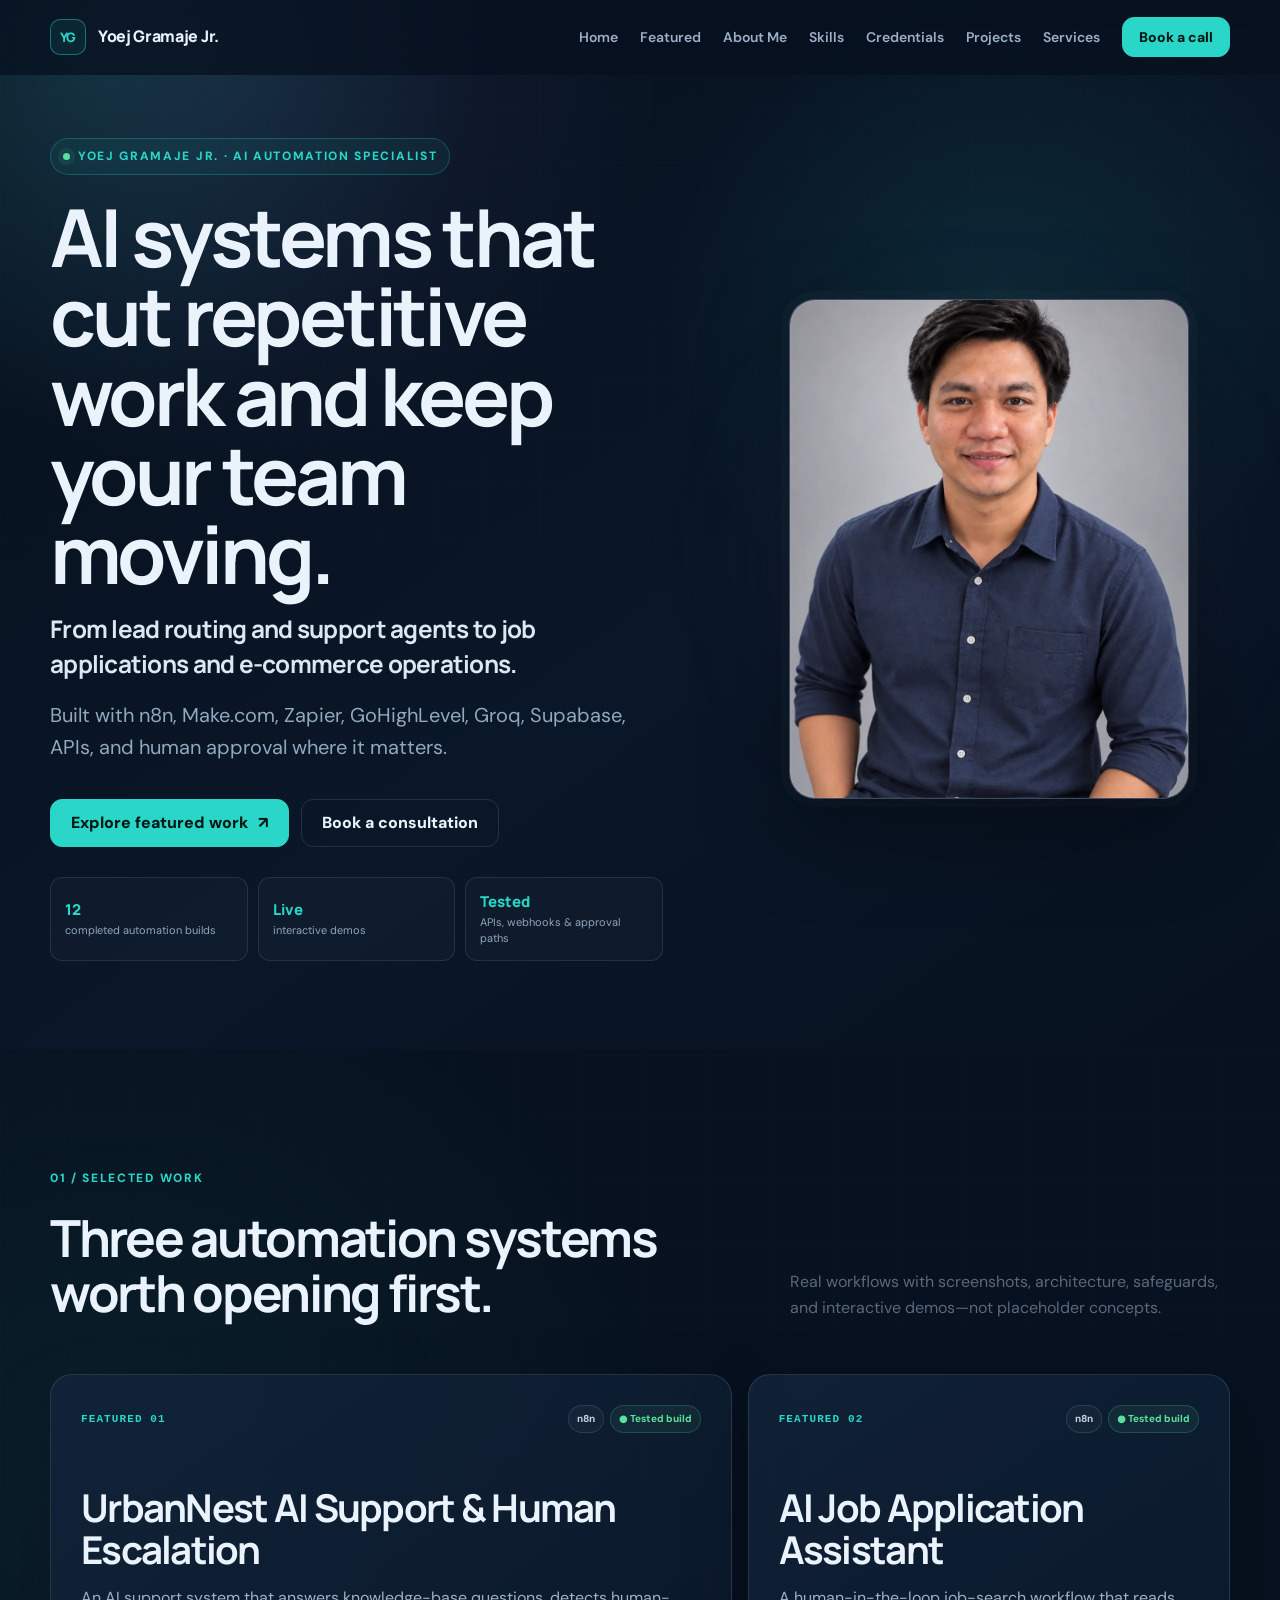
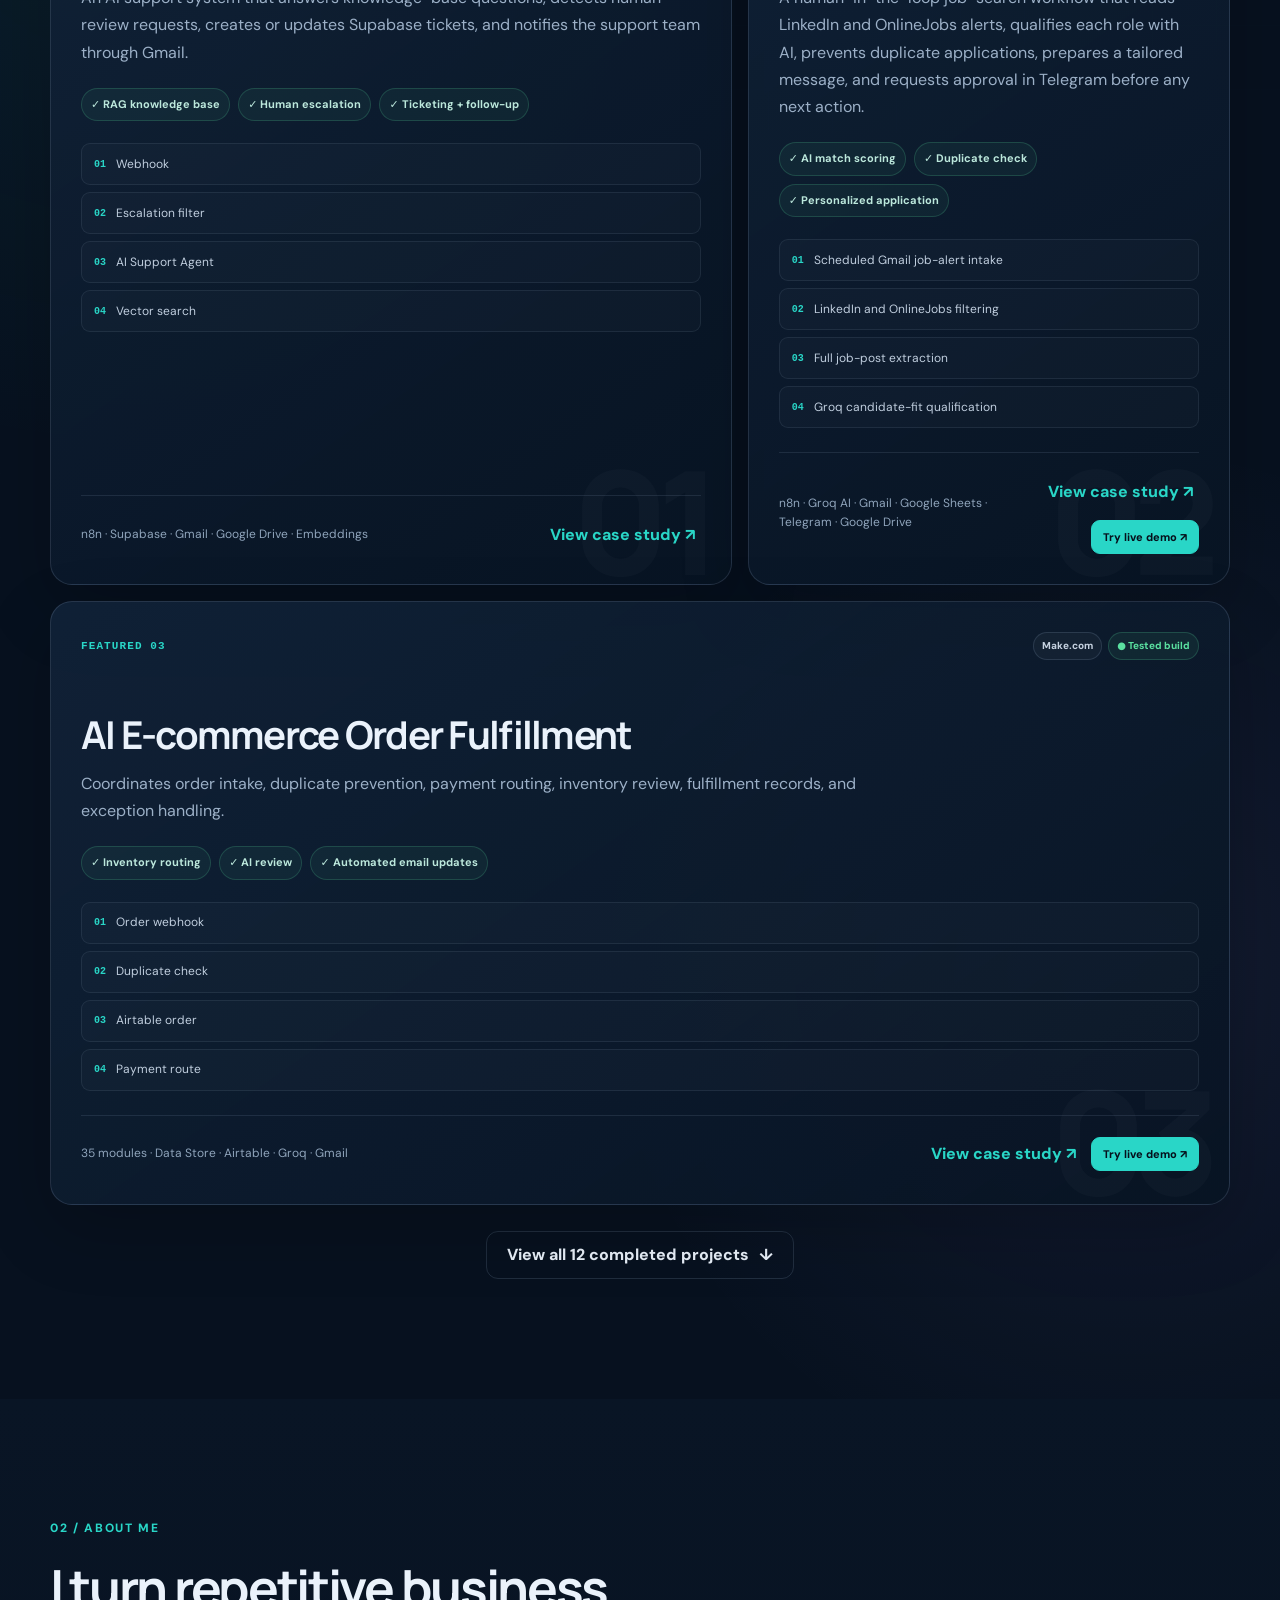
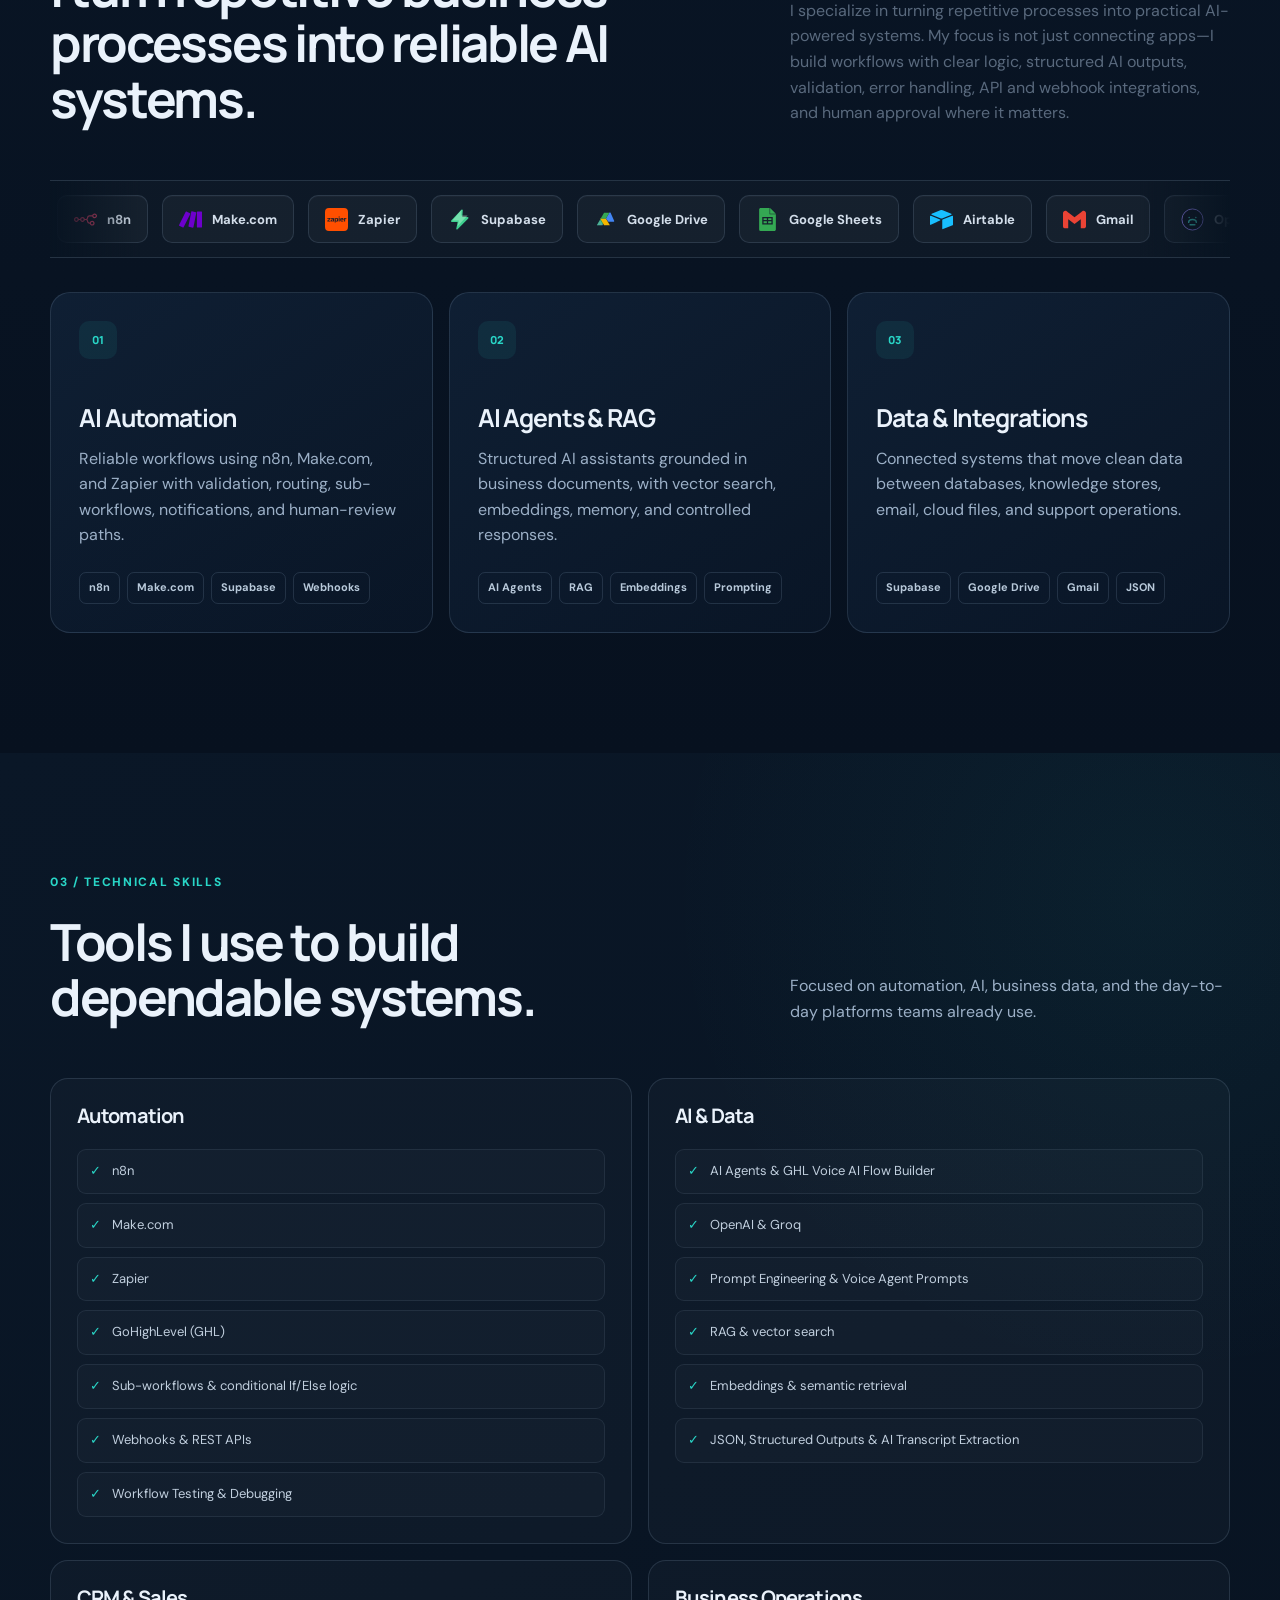
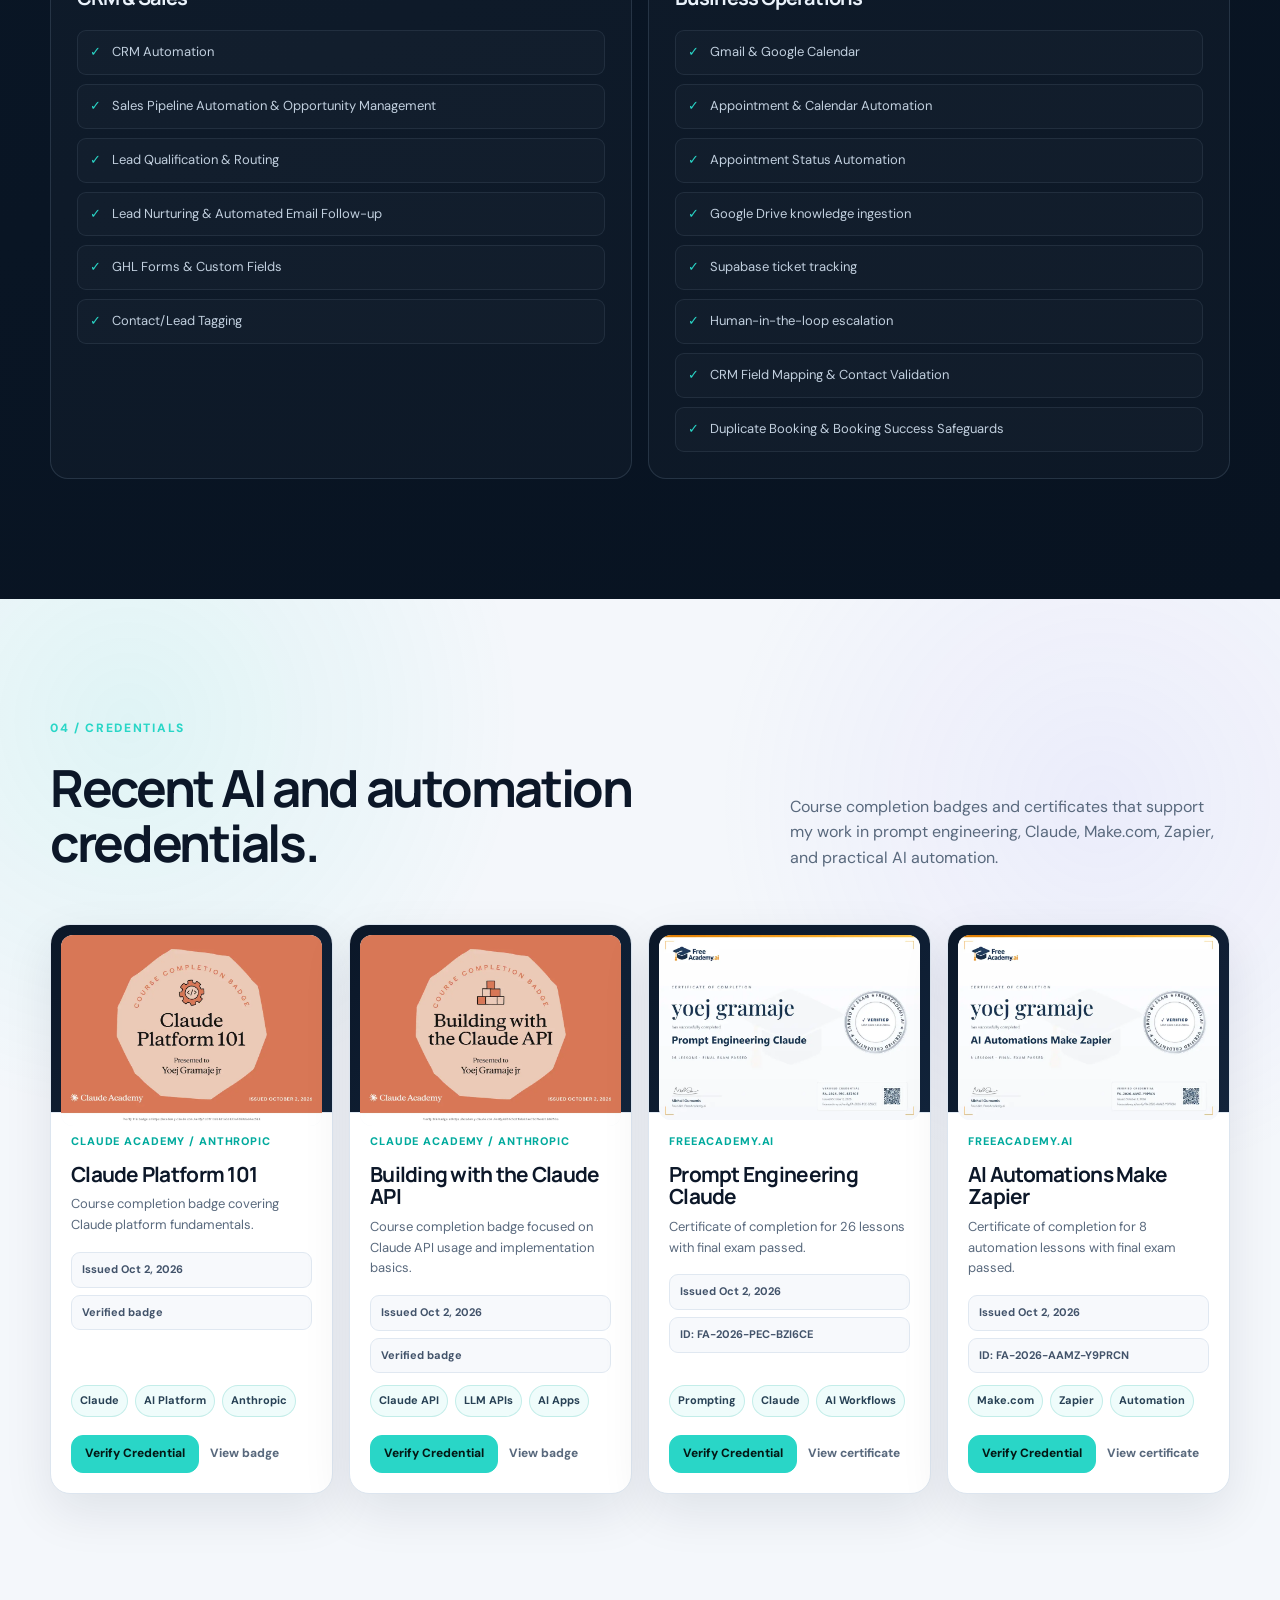
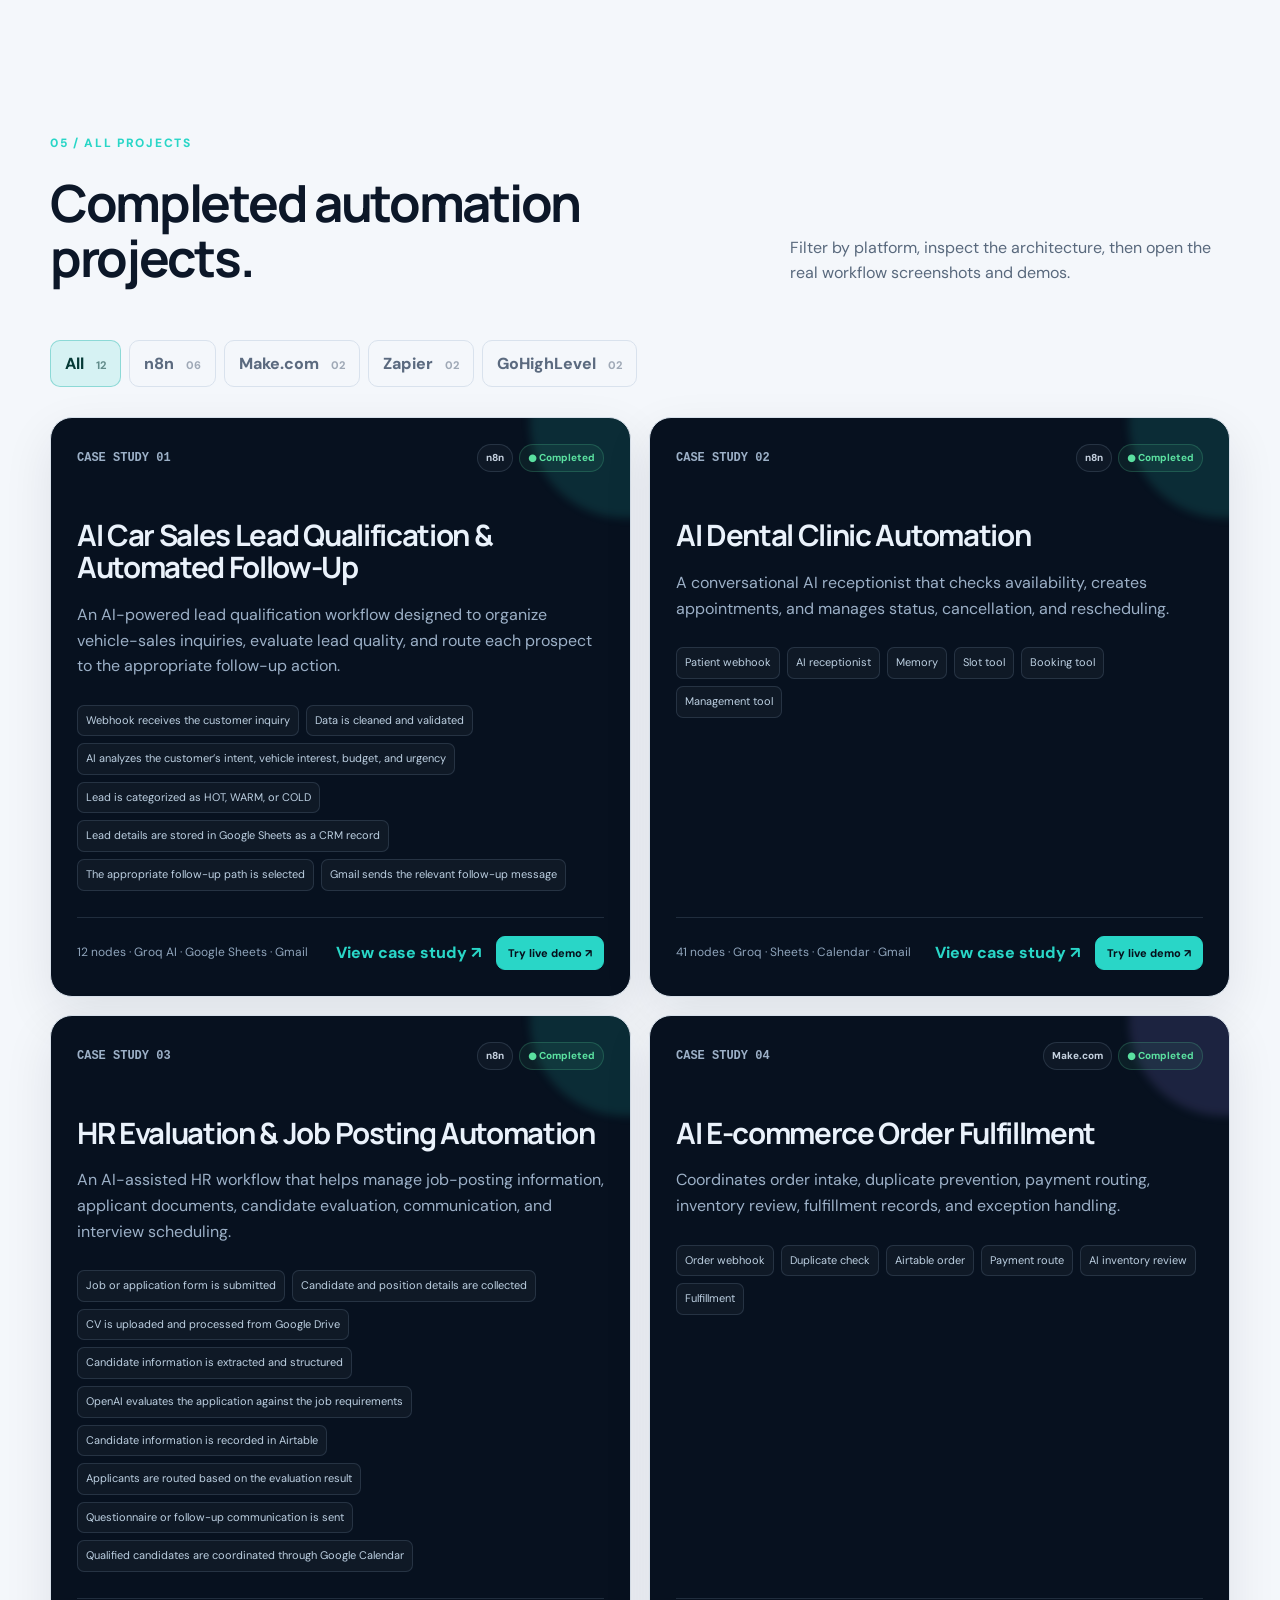
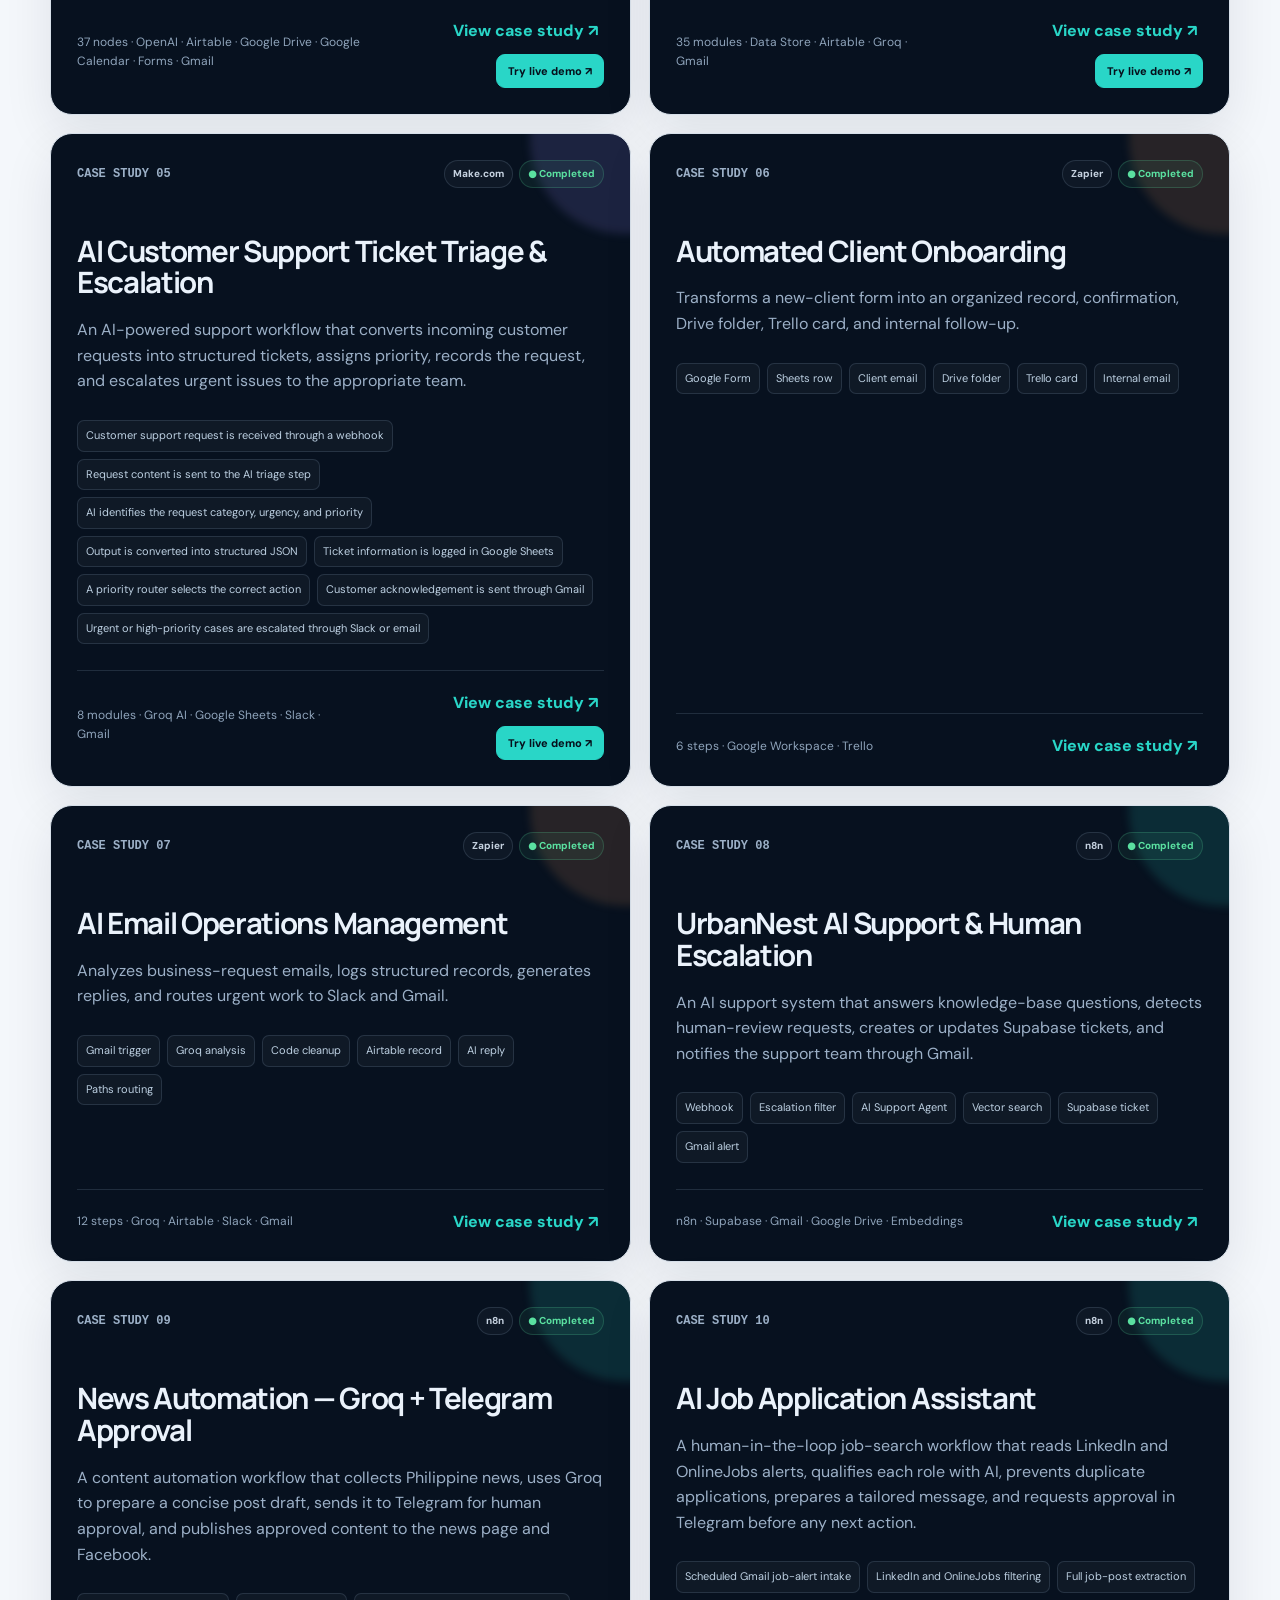
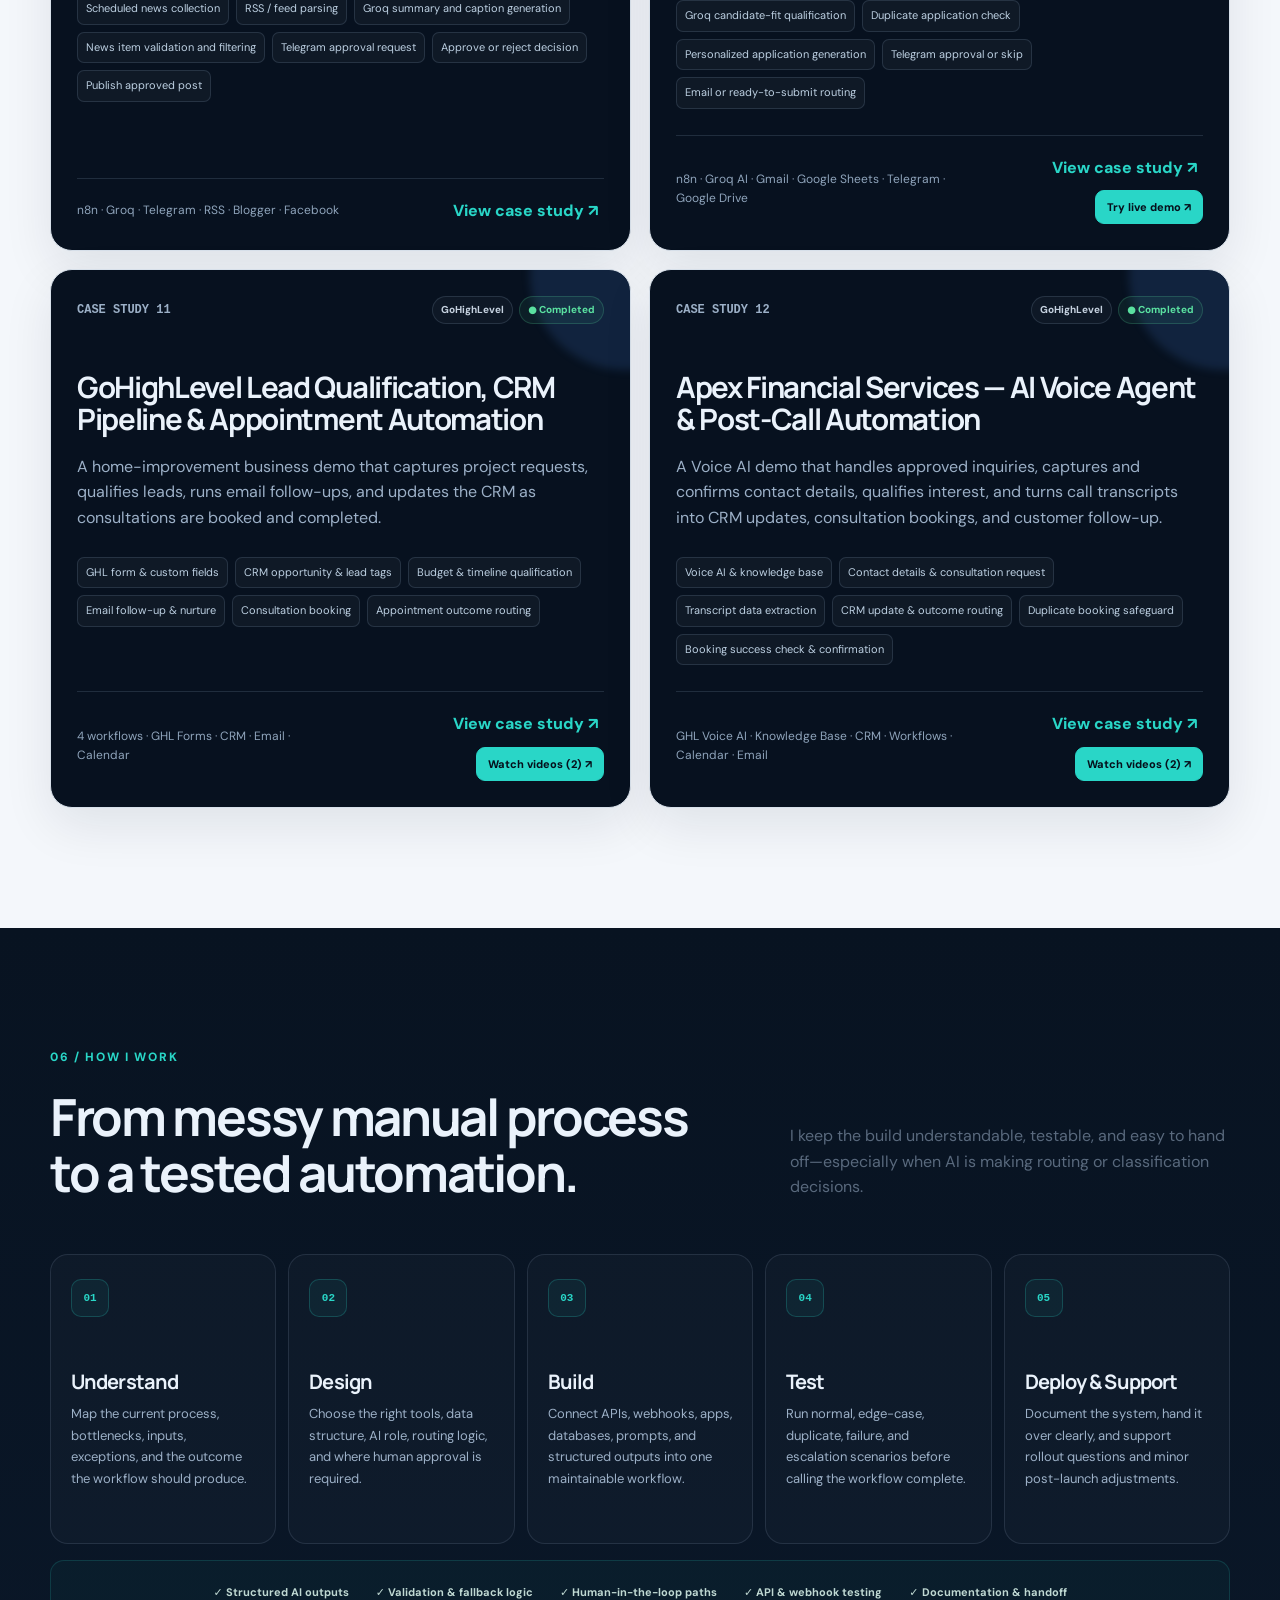
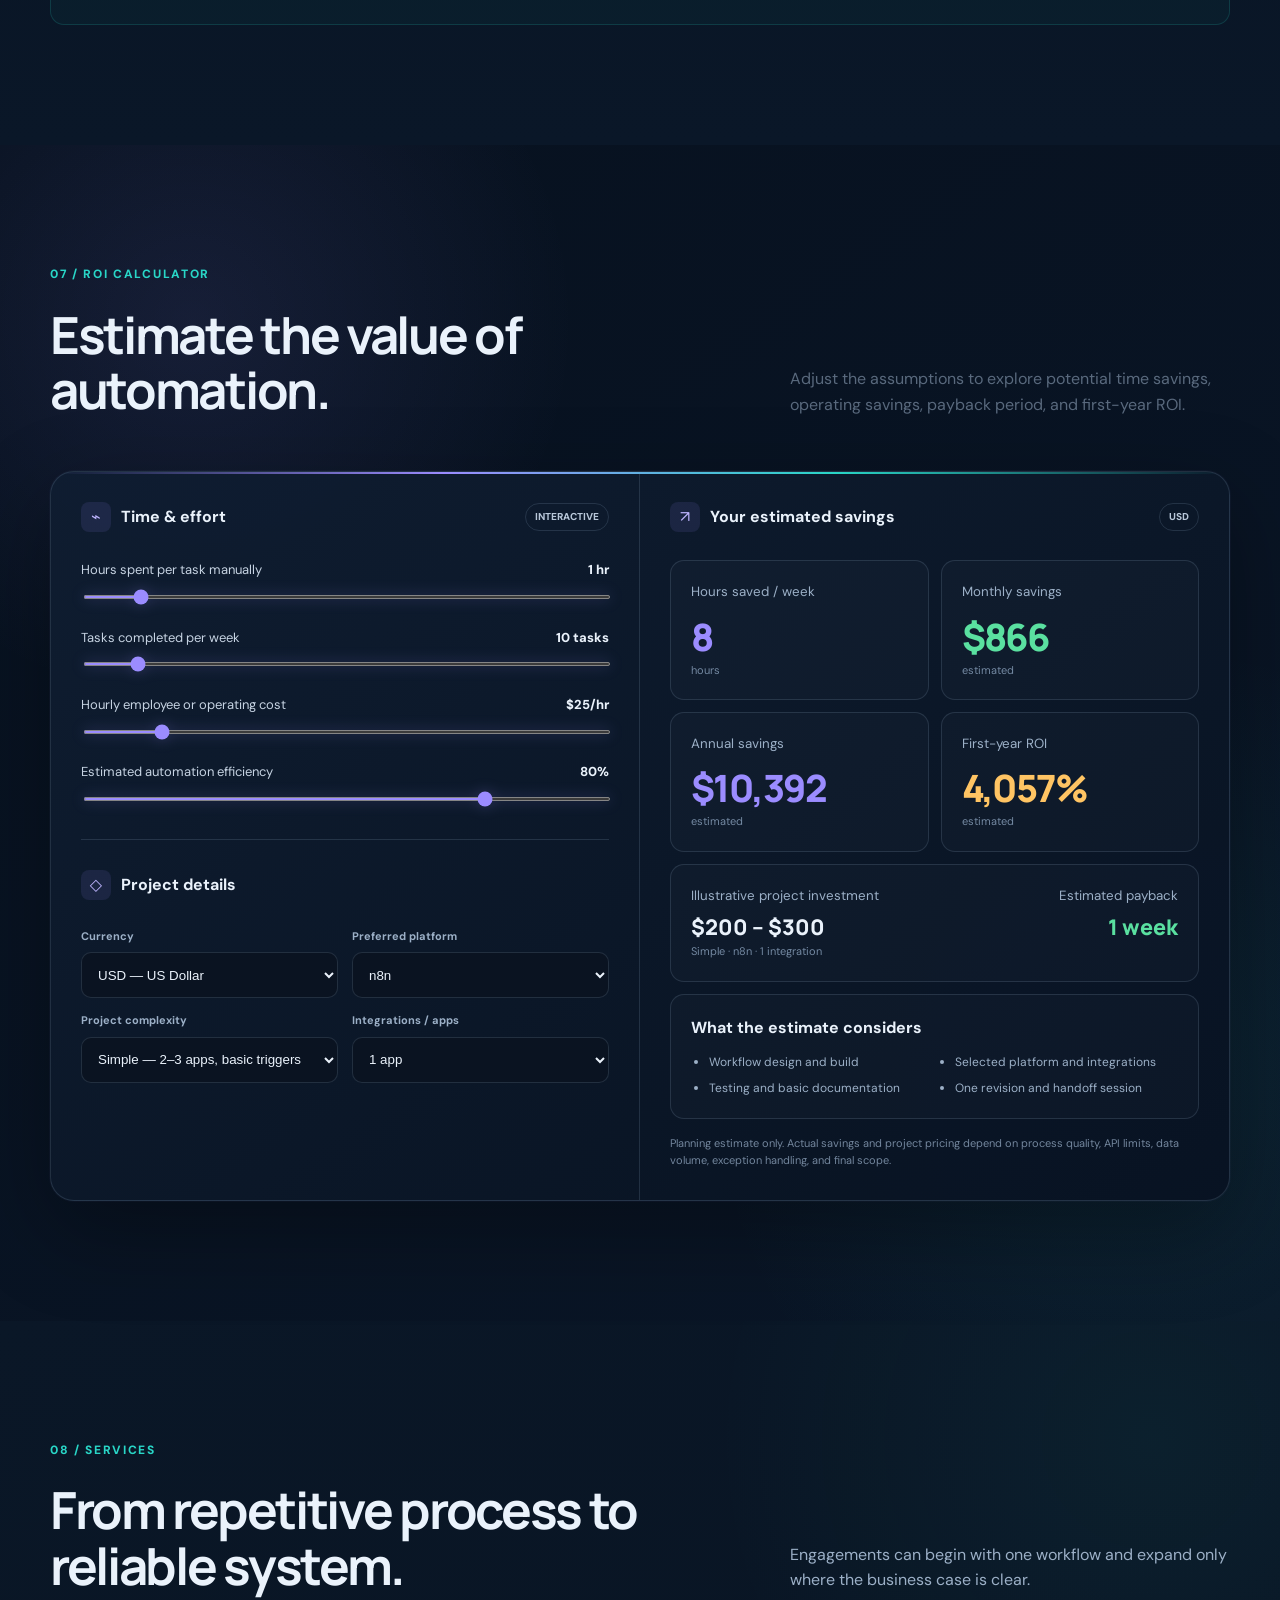
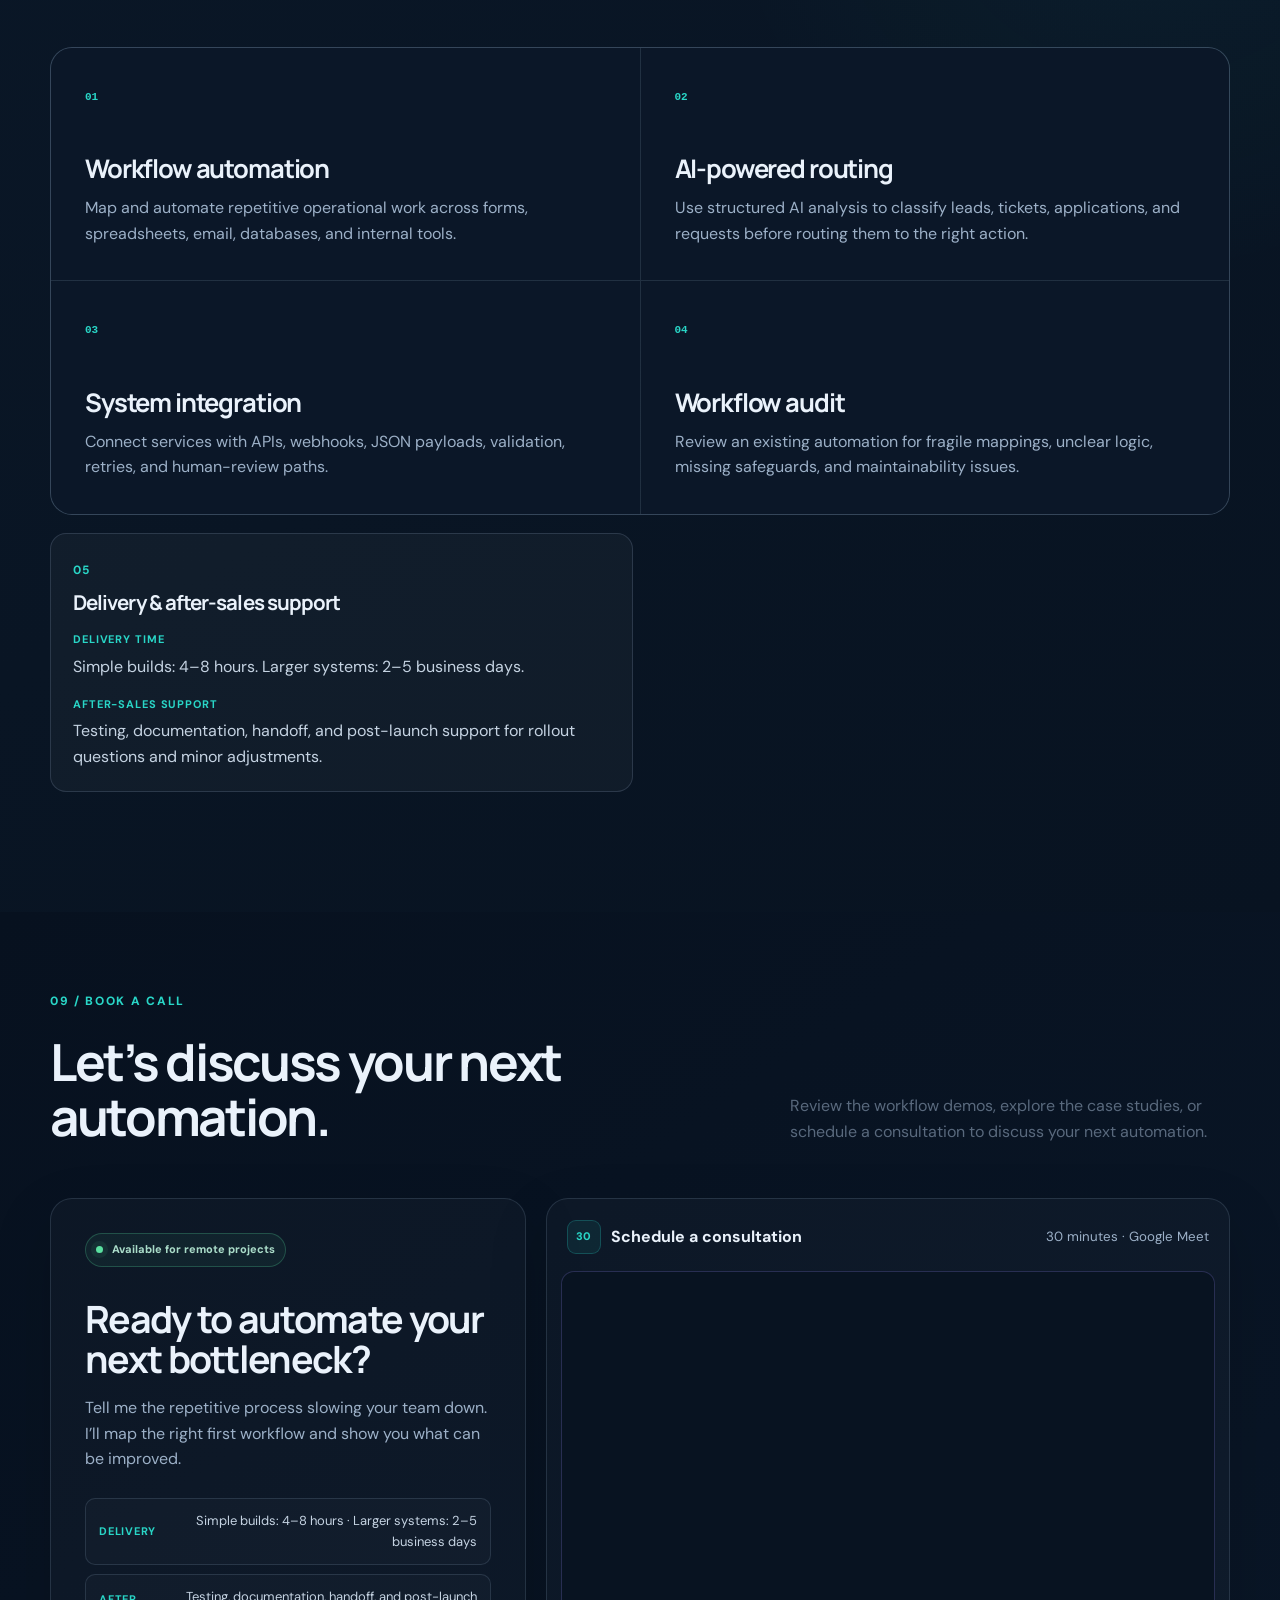
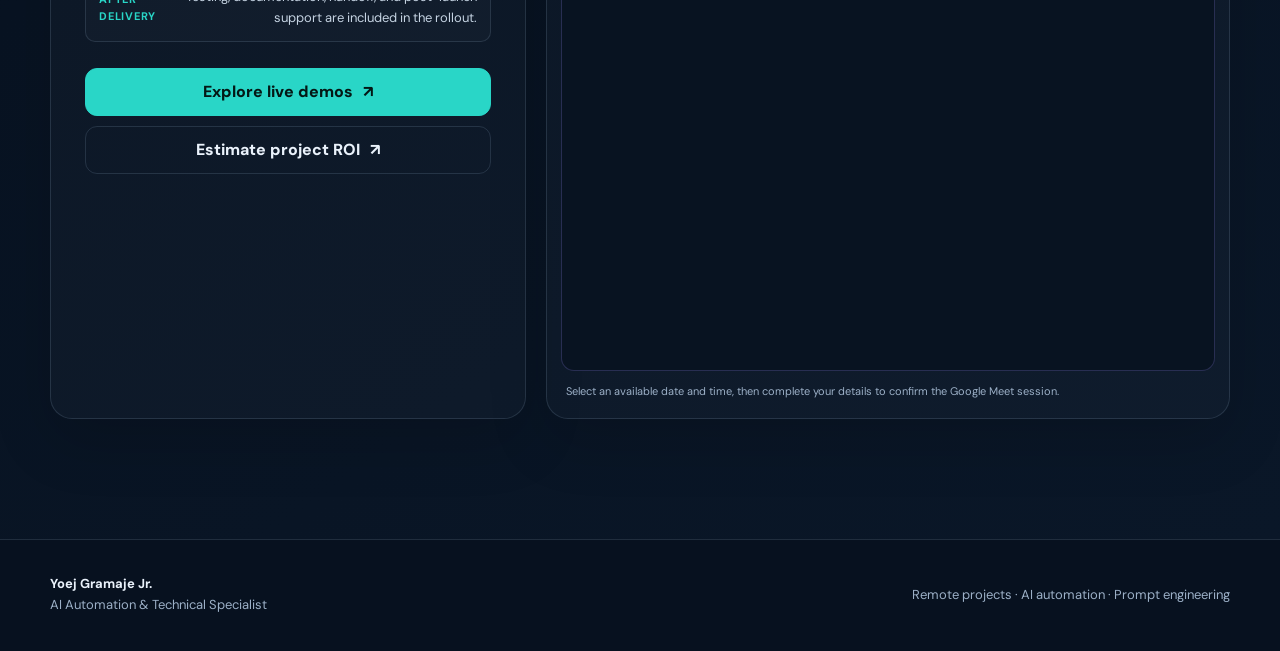
<file: index.html>
<!doctype html>
<html lang="en">
  <head>
    <meta charset="UTF-8" />
    <meta name="viewport" content="width=device-width, initial-scale=1.0" />
    <meta name="description" content="AI automation portfolio of Yoej Gramaje Jr.—verified n8n, Make.com, Zapier, GoHighLevel, and Claude automation systems." />
    <meta name="theme-color" content="#07111f" />
    <meta property="og:title" content="Yoej Gramaje Jr. — AI Automation Portfolio" />
    <meta property="og:description" content="Practical AI-powered automations built with n8n, Make.com, Zapier, and GoHighLevel." />
    <meta property="og:type" content="website" />
    <title>Yoej Gramaje Jr. | AI Automation Portfolio</title>
    <link rel="preconnect" href="https://fonts.googleapis.com" />
    <link rel="preconnect" href="https://fonts.gstatic.com" crossorigin />
    <link href="https://fonts.googleapis.com/css2?family=DM+Sans:wght@400;500;600;700&family=Manrope:wght@500;600;700;800&display=swap" rel="stylesheet" />
    <link rel="stylesheet" href="styles.css?v=17" />
    <script src="script.js?v=20" defer></script>
  </head>
  <body>
    <a class="skip-link" href="#main">Skip to content</a>
    <header class="site-header">
      <nav class="nav shell" aria-label="Primary navigation">
        <a class="brand" href="#top" aria-label="Yoej Gramaje Jr. home">
          <span class="brand-mark">YG</span>
          <span>Yoej Gramaje Jr.</span>
        </a>
        <button class="menu-button" type="button" aria-expanded="false" aria-controls="nav-links" aria-label="Open navigation">
          <span></span><span></span><span></span>
        </button>
        <div class="nav-links" id="nav-links">
          <a href="#top">Home</a>
          <a href="#featured">Featured</a>
          <a href="#about">About Me</a>
          <a href="#skills">Skills</a>
          <a href="#credentials">Credentials</a>
          <a href="#projects">Projects</a>
          <a href="#services">Services</a>
          <a class="button button-small" href="#contact">Book a call</a>
        </div>
      </nav>
    </header>

    <main id="main">
      <section class="hero" id="top">
        <div class="shell hero-grid">
          <div class="hero-copy reveal">
            <p class="eyebrow"><span class="status-dot"></span>Yoej Gramaje Jr. · AI Automation Specialist</p>
            <h1>AI systems that cut repetitive work and keep your team moving.</h1>
            <p class="hero-role">From lead routing and support agents to job applications and e-commerce operations.</p>
            <p class="hero-lead">Built with n8n, Make.com, Zapier, GoHighLevel, Groq, Supabase, APIs, and human approval where it matters.</p>
            <div class="hero-actions">
              <a class="button" href="#featured">Explore featured work <span aria-hidden="true">↗</span></a>
              <a class="button button-ghost" href="#contact">Book a consultation</a>
            </div>
            <div class="hero-proof" aria-label="Portfolio highlights">
              <span><strong>12</strong> completed automation builds</span>
              <span><strong>Live</strong> interactive demos</span>
              <span><strong>Tested</strong> APIs, webhooks &amp; approval paths</span>
            </div>
          </div>

          <div class="hero-visual reveal" aria-label="Portrait of Yoej Gramaje Jr.">
            <div class="visual-glow"></div>
            <div class="portrait-card">
              <img class="profile-photo" src="yoej-gramaje-profile-2026.webp" alt="Yoej Gramaje Jr., AI Automation and Technical Specialist" />
            </div>
          </div>
        </div>
      </section>


      <section class="section featured-section" id="featured">
        <div class="shell">
          <div class="section-heading featured-heading">
            <div><p class="section-kicker">01 / Selected Work</p><h2>Three automation systems worth opening first.</h2></div>
            <p>Real workflows with screenshots, architecture, safeguards, and interactive demos—not placeholder concepts.</p>
          </div>
          <div class="featured-projects-grid" id="featured-projects-grid"></div>
          <div class="featured-all-link"><a class="button button-ghost" href="#projects">View all 12 completed projects <span aria-hidden="true">↓</span></a></div>
        </div>
      </section>

      <section class="section expertise-section" id="about">
        <div class="shell">
          <div class="section-heading expertise-heading">
            <div><p class="section-kicker">02 / About Me</p><h2>I turn repetitive business processes into reliable AI systems.</h2></div>
            <p>I specialize in turning repetitive processes into practical AI-powered systems. My focus is not just connecting apps—I build workflows with clear logic, structured AI outputs, validation, error handling, API and webhook integrations, and human approval where it matters.</p>
          </div>
          <div class="expertise-ticker" aria-label="Tools and expertise">
            <div class="ticker-track">
              <div class="ticker-group">
                <span><img src="assets/brands/n8n.svg" alt="" /><strong>n8n</strong></span>
                <span><img src="assets/brands/make.svg" alt="" /><strong>Make.com</strong></span>
                <span><img src="assets/brands/zapier.svg" alt="" /><strong>Zapier</strong></span>
                <span><img src="assets/brands/supabase.svg" alt="" /><strong>Supabase</strong></span>
                <span><img src="assets/brands/googledrive.svg" alt="" /><strong>Google Drive</strong></span>
                <span><img src="assets/brands/googlesheets.svg" alt="" /><strong>Google Sheets</strong></span>
                <span><img src="assets/brands/airtable.svg" alt="" /><strong>Airtable</strong></span>
                <span><img src="assets/brands/gmail.svg" alt="" /><strong>Gmail</strong></span>
                <span><img src="assets/brands/ai.svg" alt="" /><strong>OpenAI</strong></span>
                <span><img src="assets/brands/googlecalendar.svg" alt="" /><strong>Google Calendar</strong></span>
                <span><img src="assets/brands/trello.svg" alt="" /><strong>Trello</strong></span>
              </div>
              <div class="ticker-group" aria-hidden="true">
                <span><img src="assets/brands/n8n.svg" alt="" /><strong>n8n</strong></span>
                <span><img src="assets/brands/make.svg" alt="" /><strong>Make.com</strong></span>
                <span><img src="assets/brands/zapier.svg" alt="" /><strong>Zapier</strong></span>
                <span><img src="assets/brands/supabase.svg" alt="" /><strong>Supabase</strong></span>
                <span><img src="assets/brands/googledrive.svg" alt="" /><strong>Google Drive</strong></span>
                <span><img src="assets/brands/googlesheets.svg" alt="" /><strong>Google Sheets</strong></span>
                <span><img src="assets/brands/airtable.svg" alt="" /><strong>Airtable</strong></span>
                <span><img src="assets/brands/gmail.svg" alt="" /><strong>Gmail</strong></span>
                <span><img src="assets/brands/ai.svg" alt="" /><strong>OpenAI</strong></span>
                <span><img src="assets/brands/googlecalendar.svg" alt="" /><strong>Google Calendar</strong></span>
                <span><img src="assets/brands/trello.svg" alt="" /><strong>Trello</strong></span>
              </div>
            </div>
          </div>
          <div class="expertise-grid">
            <article class="expertise-card reveal"><span>01</span><h3>AI Automation</h3><p>Reliable workflows using n8n, Make.com, and Zapier with validation, routing, sub-workflows, notifications, and human-review paths.</p><div><b>n8n</b><b>Make.com</b><b>Supabase</b><b>Webhooks</b></div></article>
            <article class="expertise-card reveal"><span>02</span><h3>AI Agents &amp; RAG</h3><p>Structured AI assistants grounded in business documents, with vector search, embeddings, memory, and controlled responses.</p><div><b>AI Agents</b><b>RAG</b><b>Embeddings</b><b>Prompting</b></div></article>
            <article class="expertise-card reveal"><span>03</span><h3>Data &amp; Integrations</h3><p>Connected systems that move clean data between databases, knowledge stores, email, cloud files, and support operations.</p><div><b>Supabase</b><b>Google Drive</b><b>Gmail</b><b>JSON</b></div></article>
          </div>
        </div>
      </section>

      <section class="section section-dark" id="skills">
        <div class="shell">
          <div class="section-heading">
            <div><p class="section-kicker">03 / Technical Skills</p><h2>Tools I use to build dependable systems.</h2></div>
            <p>Focused on automation, AI, business data, and the day-to-day platforms teams already use.</p>
          </div>
          <div class="technical-grid">
            <article class="technical-card reveal">
              <h3>Automation</h3>
              <ul>
                <li>n8n</li>
                <li>Make.com</li>
                <li>Zapier</li>
                <li>GoHighLevel (GHL)</li>
                <li>Sub-workflows &amp; conditional If/Else logic</li>
                <li>Webhooks &amp; REST APIs</li>
                <li>Workflow Testing &amp; Debugging</li>
              </ul>
            </article>
            <article class="technical-card reveal">
              <h3>AI &amp; Data</h3>
              <ul>
                <li>AI Agents &amp; GHL Voice AI Flow Builder</li>
                <li>OpenAI &amp; Groq</li>
                <li>Prompt Engineering &amp; Voice Agent Prompts</li>
                <li>RAG &amp; vector search</li>
                <li>Embeddings &amp; semantic retrieval</li>
                <li>JSON, Structured Outputs &amp; AI Transcript Extraction</li>
              </ul>
            </article>
            <article class="technical-card reveal">
              <h3>CRM &amp; Sales</h3>
              <ul>
                <li>CRM Automation</li>
                <li>Sales Pipeline Automation &amp; Opportunity Management</li>
                <li>Lead Qualification &amp; Routing</li>
                <li>Lead Nurturing &amp; Automated Email Follow-up</li>
                <li>GHL Forms &amp; Custom Fields</li>
                <li>Contact/Lead Tagging</li>
              </ul>
            </article>
            <article class="technical-card reveal">
              <h3>Business Operations</h3>
              <ul>
                <li>Gmail &amp; Google Calendar</li>
                <li>Appointment &amp; Calendar Automation</li>
                <li>Appointment Status Automation</li>
                <li>Google Drive knowledge ingestion</li>
                <li>Supabase ticket tracking</li>
                <li>Human-in-the-loop escalation</li>
                <li>CRM Field Mapping &amp; Contact Validation</li>
                <li>Duplicate Booking &amp; Booking Success Safeguards</li>
              </ul>
            </article>
          </div>
        </div>
      </section>

      <section class="section credentials-section" id="credentials">
        <div class="shell">
          <div class="section-heading">
            <div><p class="section-kicker">04 / Credentials</p><h2>Recent AI and automation credentials.</h2></div>
            <p>Course completion badges and certificates that support my work in prompt engineering, Claude, Make.com, Zapier, and practical AI automation.</p>
          </div>
          <div class="credentials-grid">
            <article class="credential-card reveal">
              <a class="credential-preview" href="assets/certificates/claude-platform-101.webp" target="_blank" rel="noopener" aria-label="Open Claude Platform 101 badge preview">
                <img src="assets/certificates/claude-platform-101.webp" alt="Claude Platform 101 course completion badge" loading="lazy" />
              </a>
              <div class="credential-body">
                <span class="credential-issuer">Claude Academy / Anthropic</span>
                <h3>Claude Platform 101</h3>
                <p>Course completion badge covering Claude platform fundamentals.</p>
                <div class="credential-meta"><span>Issued Oct 2, 2026</span><span>Verified badge</span></div>
                <div class="credential-tags"><b>Claude</b><b>AI Platform</b><b>Anthropic</b></div>
                <div class="credential-actions">
                  <a class="button button-small" href="https://academy.claude.com/verify/1cdf213928d1ab3823a16b0da94ec508" target="_blank" rel="noopener">Verify Credential</a>
                  <a class="credential-link" href="assets/certificates/claude-platform-101.webp" target="_blank" rel="noopener">View badge</a>
                </div>
              </div>
            </article>

            <article class="credential-card reveal">
              <a class="credential-preview" href="assets/certificates/building-with-the-claude-api.webp" target="_blank" rel="noopener" aria-label="Open Building with the Claude API badge preview">
                <img src="assets/certificates/building-with-the-claude-api.webp" alt="Building with the Claude API course completion badge" loading="lazy" />
              </a>
              <div class="credential-body">
                <span class="credential-issuer">Claude Academy / Anthropic</span>
                <h3>Building with the Claude API</h3>
                <p>Course completion badge focused on Claude API usage and implementation basics.</p>
                <div class="credential-meta"><span>Issued Oct 2, 2026</span><span>Verified badge</span></div>
                <div class="credential-tags"><b>Claude API</b><b>LLM APIs</b><b>AI Apps</b></div>
                <div class="credential-actions">
                  <a class="button button-small" href="https://academy.claude.com/verify/4d57c5c8f6da92ae76df1e423686f53a" target="_blank" rel="noopener">Verify Credential</a>
                  <a class="credential-link" href="assets/certificates/building-with-the-claude-api.webp" target="_blank" rel="noopener">View badge</a>
                </div>
              </div>
            </article>

            <article class="credential-card reveal">
              <a class="credential-preview" href="assets/certificates/prompt-engineering-claude.webp" target="_blank" rel="noopener" aria-label="Open Prompt Engineering Claude certificate preview">
                <img src="assets/certificates/prompt-engineering-claude.webp" alt="Prompt Engineering Claude certificate of completion" loading="lazy" />
              </a>
              <div class="credential-body">
                <span class="credential-issuer">FreeAcademy.ai</span>
                <h3>Prompt Engineering Claude</h3>
                <p>Certificate of completion for 26 lessons with final exam passed.</p>
                <div class="credential-meta"><span>Issued Oct 2, 2026</span><span>ID: FA-2026-PEC-BZI6CE</span></div>
                <div class="credential-tags"><b>Prompting</b><b>Claude</b><b>AI Workflows</b></div>
                <div class="credential-actions">
                  <a class="button button-small" href="https://freeacademy.ai/verify/FA-2026-PEC-BZI6CE" target="_blank" rel="noopener">Verify Credential</a>
                  <a class="credential-link" href="assets/certificates/prompt-engineering-claude.webp" target="_blank" rel="noopener">View certificate</a>
                </div>
              </div>
            </article>

            <article class="credential-card reveal">
              <a class="credential-preview" href="assets/certificates/ai-automations-make-zapier.webp" target="_blank" rel="noopener" aria-label="Open AI Automations Make Zapier certificate preview">
                <img src="assets/certificates/ai-automations-make-zapier.webp" alt="AI Automations Make Zapier certificate of completion" loading="lazy" />
              </a>
              <div class="credential-body">
                <span class="credential-issuer">FreeAcademy.ai</span>
                <h3>AI Automations Make Zapier</h3>
                <p>Certificate of completion for 8 automation lessons with final exam passed.</p>
                <div class="credential-meta"><span>Issued Oct 2, 2026</span><span>ID: FA-2026-AAMZ-Y9PRCN</span></div>
                <div class="credential-tags"><b>Make.com</b><b>Zapier</b><b>Automation</b></div>
                <div class="credential-actions">
                  <a class="button button-small" href="https://freeacademy.ai/verify/FA-2026-AAMZ-Y9PRCN" target="_blank" rel="noopener">Verify Credential</a>
                  <a class="credential-link" href="assets/certificates/ai-automations-make-zapier.webp" target="_blank" rel="noopener">View certificate</a>
                </div>
              </div>
            </article>
          </div>
        </div>
      </section>

      <section class="section" id="projects">
        <div class="shell">
          <div class="section-heading project-heading">
            <div><p class="section-kicker">05 / All Projects</p><h2>Completed automation projects.</h2></div>
            <p>Filter by platform, inspect the architecture, then open the real workflow screenshots and demos.</p>
          </div>
          <div class="filter-bar" role="group" aria-label="Filter projects by platform">
            <button class="filter-button active" type="button" data-filter="all" aria-pressed="true">All <span>12</span></button>
            <button class="filter-button" type="button" data-filter="n8n" aria-pressed="false">n8n <span>06</span></button>
            <button class="filter-button" type="button" data-filter="make" aria-pressed="false">Make.com <span>02</span></button>
            <button class="filter-button" type="button" data-filter="zapier" aria-pressed="false">Zapier <span>02</span></button>
            <button class="filter-button" type="button" data-filter="ghl" aria-pressed="false">GoHighLevel <span>02</span></button>
          </div>
          <div class="projects-grid" id="projects-grid"></div>
        </div>
      </section>


      <section class="section how-section" id="process">
        <div class="shell">
          <div class="section-heading">
            <div><p class="section-kicker">06 / How I Work</p><h2>From messy manual process to a tested automation.</h2></div>
            <p>I keep the build understandable, testable, and easy to hand off—especially when AI is making routing or classification decisions.</p>
          </div>
          <div class="process-grid">
            <article class="process-card reveal"><span>01</span><h3>Understand</h3><p>Map the current process, bottlenecks, inputs, exceptions, and the outcome the workflow should produce.</p></article>
            <article class="process-card reveal"><span>02</span><h3>Design</h3><p>Choose the right tools, data structure, AI role, routing logic, and where human approval is required.</p></article>
            <article class="process-card reveal"><span>03</span><h3>Build</h3><p>Connect APIs, webhooks, apps, databases, prompts, and structured outputs into one maintainable workflow.</p></article>
            <article class="process-card reveal"><span>04</span><h3>Test</h3><p>Run normal, edge-case, duplicate, failure, and escalation scenarios before calling the workflow complete.</p></article>
            <article class="process-card reveal"><span>05</span><h3>Deploy &amp; Support</h3><p>Document the system, hand it over clearly, and support rollout questions and minor post-launch adjustments.</p></article>
          </div>
          <div class="reliability-strip reveal">
            <span>✓ Structured AI outputs</span>
            <span>✓ Validation &amp; fallback logic</span>
            <span>✓ Human-in-the-loop paths</span>
            <span>✓ API &amp; webhook testing</span>
            <span>✓ Documentation &amp; handoff</span>
          </div>
        </div>
      </section>

      <section class="section roi-section" id="calculator">
        <div class="shell">
          <div class="section-heading">
            <div><p class="section-kicker">07 / ROI Calculator</p><h2>Estimate the value of automation.</h2></div>
            <p>Adjust the assumptions to explore potential time savings, operating savings, payback period, and first-year ROI.</p>
          </div>

          <div class="roi-app reveal">
            <div class="roi-controls">
              <div class="roi-panel-head"><div><span class="roi-icon">⌁</span><strong>Time &amp; effort</strong></div><span class="estimate-pill">Interactive</span></div>
              <label class="range-field" for="hours-per-task"><span>Hours spent per task manually</span><output id="hours-output">1 hr</output></label>
              <input id="hours-per-task" type="range" min="0.25" max="8" step="0.25" value="1" />
              <label class="range-field" for="tasks-per-week"><span>Tasks completed per week</span><output id="tasks-output">10 tasks</output></label>
              <input id="tasks-per-week" type="range" min="1" max="100" step="1" value="10" />
              <label class="range-field" for="hourly-cost"><span>Hourly employee or operating cost</span><output id="cost-output">$25/hr</output></label>
              <input id="hourly-cost" type="range" min="5" max="150" step="5" value="25" />
              <label class="range-field" for="efficiency"><span>Estimated automation efficiency</span><output id="efficiency-output">80%</output></label>
              <input id="efficiency" type="range" min="30" max="95" step="5" value="80" />
              <div class="roi-divider"></div>
              <div class="roi-panel-head"><div><span class="roi-icon">◇</span><strong>Project details</strong></div></div>
              <div class="select-grid">
                <label>Currency<select id="currency"><option value="USD">USD — US Dollar</option><option value="PHP">PHP — Philippine Peso</option></select></label>
                <label>Preferred platform<select id="roi-platform"><option>n8n</option><option>Make.com</option><option>Zapier</option><option>GoHighLevel</option></select></label>
                <label>Project complexity<select id="complexity"><option value="simple" selected>Simple — 2–3 apps, basic triggers</option><option value="medium">Medium — multi-step with conditions</option><option value="complex">Complex — advanced logic, APIs</option><option value="enterprise">Enterprise — multi-system integration</option></select></label>
                <label>Integrations / apps<select id="integrations"><option value="1" selected>1 app</option><option value="2">2 apps</option><option value="3">3 apps</option><option value="4">4 apps</option><option value="5">5 apps</option><option value="6">6 apps</option><option value="7">7 apps</option><option value="8">8 apps</option><option value="9">9 apps</option><option value="10">10 apps</option><option value="11">11 apps</option><option value="12">12 apps</option></select></label>
              </div>
            </div>

            <div class="roi-results" aria-live="polite">
              <div class="roi-panel-head"><div><span class="roi-icon">↗</span><strong>Your estimated savings</strong></div><span id="currency-pill" class="estimate-pill">USD</span></div>
              <div class="result-grid">
                <article><small>Hours saved / week</small><strong id="weekly-hours">8</strong><span>hours</span></article>
                <article class="result-green"><small>Monthly savings</small><strong id="monthly-savings">$866</strong><span>estimated</span></article>
                <article><small>Annual savings</small><strong id="annual-savings">$10,392</strong><span>estimated</span></article>
                <article class="result-amber"><small>First-year ROI</small><strong id="roi-value">1,087%</strong><span>estimated</span></article>
              </div>
              <div class="investment-card">
                <div><small>Illustrative project investment</small><strong id="investment-range">$200 – $300</strong><span id="estimate-label">Simple · n8n · 1 integration</span></div>
                <div class="payback"><small>Estimated payback</small><strong id="payback-period">1.1 months</strong></div>
              </div>
              <div class="included-card">
                <strong>What the estimate considers</strong>
                <ul><li>Workflow design and build</li><li>Selected platform and integrations</li><li>Testing and basic documentation</li><li>One revision and handoff session</li></ul>
              </div>
              <p class="roi-disclaimer">Planning estimate only. Actual savings and project pricing depend on process quality, API limits, data volume, exception handling, and final scope.</p>
            </div>
          </div>
        </div>
      </section>

      <section class="section section-dark" id="services">
        <div class="shell">
          <div class="section-heading">
            <div><p class="section-kicker">08 / Services</p><h2>From repetitive process to reliable system.</h2></div>
            <p>Engagements can begin with one workflow and expand only where the business case is clear.</p>
          </div>
          <div class="services-grid">
            <article><span>01</span><h3>Workflow automation</h3><p>Map and automate repetitive operational work across forms, spreadsheets, email, databases, and internal tools.</p></article>
            <article><span>02</span><h3>AI-powered routing</h3><p>Use structured AI analysis to classify leads, tickets, applications, and requests before routing them to the right action.</p></article>
            <article><span>03</span><h3>System integration</h3><p>Connect services with APIs, webhooks, JSON payloads, validation, retries, and human-review paths.</p></article>
            <article><span>04</span><h3>Workflow audit</h3><p>Review an existing automation for fragile mappings, unclear logic, missing safeguards, and maintainability issues.</p></article>
                    </div>
          <div class="delivery-support-grid">
            <article class="delivery-support-card"><span class="service-number">05</span><h3>Delivery &amp; after-sales support</h3><div><strong>Delivery time</strong><p>Simple builds: 4–8 hours. Larger systems: 2–5 business days.</p></div><div><strong>After-sales support</strong><p>Testing, documentation, handoff, and post-launch support for rollout questions and minor adjustments.</p></div></article>
          </div>
        </div>
      </section>

      <section class="section contact-section" id="contact">
        <div class="shell">
          <div class="section-heading booking-heading">
            <div><p class="section-kicker">09 / Book a Call</p><h2>Let’s discuss your next automation.</h2></div>
            <p>Review the workflow demos, explore the case studies, or schedule a consultation to discuss your next automation.</p>
          </div>
          <div class="booking-grid">
            <div class="booking-info reveal">
              <span class="availability"><i></i> Available for remote projects</span>
                            <h3>Ready to automate your next bottleneck?</h3>
                            <p>Tell me the repetitive process slowing your team down. I’ll map the right first workflow and show you what can be improved.</p>
            <div class="contact-details">
                                <div><strong>Delivery</strong><span>Simple builds: 4–8 hours · Larger systems: 2–5 business days</span></div>
                                <div><strong>After delivery</strong><span>Testing, documentation, handoff, and post-launch support are included in the rollout.</span></div>
              </div>
              <div class="contact-actions">
                <a class="button" href="#projects">Explore live demos <span aria-hidden="true">↗</span></a>
                <a class="button button-ghost" href="#calculator">Estimate project ROI <span aria-hidden="true">↗</span></a>
              </div>
            </div>
            <div class="calendar-card reveal">
              <div class="calendar-card-head"><div><span>30</span><strong>Schedule a consultation</strong></div><small>30 minutes · Google Meet</small></div>
              <div class="calendly-inline-widget" data-url="https://calendly.com/yoramon17/ai-automation-consultation?hide_event_type_details=1&amp;hide_gdpr_banner=1&amp;background_color=081321&amp;text_color=eaf2fb&amp;primary_color=8b5cf6" aria-label="Schedule an AI automation consultation"></div>
              <noscript><a class="button" href="https://calendly.com/yoramon17/ai-automation-consultation" target="_blank" rel="noopener">Open booking calendar</a></noscript>
              <p>Select an available date and time, then complete your details to confirm the Google Meet session.</p>
            </div>
          </div>
        </div>
      </section>
    </main>

    <footer class="footer">
      <div class="shell footer-inner">
        <div><strong>Yoej Gramaje Jr.</strong><span>AI Automation & Technical Specialist</span></div>
        <p>Remote projects · AI automation · Prompt engineering</p>
      </div>
    </footer>

    <dialog class="case-dialog" id="case-dialog" aria-labelledby="dialog-title">
      <button class="dialog-close" type="button" aria-label="Close case study">×</button>
      <div class="dialog-content" id="dialog-content"></div>
    </dialog>

    <dialog class="image-dialog" id="image-dialog" aria-label="Workflow image preview">
      <button class="image-close" type="button" aria-label="Close image preview">×</button>
      <figure><img id="lightbox-image" alt="" /><figcaption id="lightbox-caption"></figcaption></figure>
    </dialog>

    <dialog class="demo-dialog" id="demo-dialog" aria-labelledby="demo-title">
      <button class="dialog-close demo-close" type="button" aria-label="Close live demo">×</button>
      <div class="demo-content" id="demo-content"></div>
    </dialog>

    <script src="https://assets.calendly.com/assets/external/widget.js" async></script>
  </body>
</html>
</file>
<file: styles.css>
:root {
  --bg: #07111f;
  --bg-soft: #0b1728;
  --surface: #0e1c2f;
  --surface-2: #12243b;
  --paper: #f4f7fb;
  --ink: #0c1728;
  --text: #eaf2fb;
  --muted: #9cb0c7;
  --line: rgba(146, 170, 199, 0.18);
  --cyan: #29d6c7;
  --cyan-dark: #00aa9d;
  --violet: #9b8cff;
  --success: #5ae0a0;
  --radius: 22px;
  --shadow: 0 24px 80px rgba(0, 0, 0, 0.24);
}

* { box-sizing: border-box; }
html { scroll-behavior: smooth; }
body {
  margin: 0;
  color: var(--text);
  background: var(--bg);
  font-family: "DM Sans", system-ui, sans-serif;
  line-height: 1.6;
  overflow-x: hidden;
}
body.modal-open { overflow: hidden; }
a { color: inherit; text-decoration: none; }
button { font: inherit; }
img { display: block; max-width: 100%; }
.shell { width: min(1180px, calc(100% - 40px)); margin-inline: auto; }
.skip-link { position: fixed; left: 16px; top: -100px; z-index: 100; padding: 12px 16px; color: var(--ink); background: var(--cyan); border-radius: 8px; }
.skip-link:focus { top: 16px; }

.site-header { position: fixed; inset: 0 0 auto; z-index: 50; background: rgba(7, 17, 31, 0.76); border-bottom: 1px solid transparent; backdrop-filter: blur(18px); transition: border-color .25s, background .25s; }
.site-header.scrolled { border-color: var(--line); background: rgba(7, 17, 31, 0.92); }
.nav { height: 74px; display: flex; align-items: center; justify-content: space-between; }
.brand { display: inline-flex; align-items: center; gap: 12px; font-family: "Manrope", sans-serif; font-weight: 800; letter-spacing: -.02em; }
.brand-mark { width: 36px; height: 36px; display: grid; place-items: center; border: 1px solid rgba(41,214,199,.45); color: var(--cyan); background: rgba(41,214,199,.08); border-radius: 10px; font-size: 13px; }
.nav-links { display: flex; align-items: center; gap: 22px; color: var(--muted); font-size: 14px; font-weight: 600; }
.nav-links a:not(.button):hover { color: var(--text); }
.menu-button { display: none; width: 42px; height: 42px; border: 1px solid var(--line); background: transparent; border-radius: 10px; padding: 10px; }
.menu-button span { display: block; height: 2px; margin: 4px 0; background: var(--text); }

.button { display: inline-flex; align-items: center; justify-content: center; gap: 10px; min-height: 48px; padding: 0 20px; color: #041815; background: var(--cyan); border: 1px solid var(--cyan); border-radius: 12px; font-weight: 800; cursor: pointer; transition: transform .2s, box-shadow .2s, background .2s; }
.button:hover { transform: translateY(-2px); background: #42eadb; box-shadow: 0 14px 30px rgba(41,214,199,.18); }
.button-small { min-height: 40px; padding-inline: 16px; }
.button-ghost { color: var(--text); background: transparent; border-color: var(--line); }
.button-ghost:hover { background: rgba(255,255,255,.04); box-shadow: none; }
.button-light { color: var(--ink); background: white; border-color: white; }

.hero { position: relative; min-height: 800px; padding: 150px 0 100px; display: grid; align-items: center; overflow: hidden; }
.hero::before { content: ""; position: absolute; width: 800px; height: 800px; left: -300px; top: -350px; border-radius: 50%; background: radial-gradient(circle, rgba(41,214,199,.13), transparent 67%); }
.hero-grid { position: relative; display: grid; grid-template-columns: 1.08fr .92fr; gap: 72px; align-items: center; }
.eyebrow, .section-kicker { margin: 0 0 22px; color: var(--cyan); font-size: 12px; font-weight: 800; letter-spacing: .14em; text-transform: uppercase; }
.eyebrow { width: fit-content; padding: 8px 12px; border: 1px solid rgba(41,214,199,.25); border-radius: 999px; background: rgba(41,214,199,.06); }
.status-dot { display: inline-block; width: 7px; height: 7px; margin-right: 8px; background: var(--success); border-radius: 50%; box-shadow: 0 0 0 5px rgba(90,224,160,.08); }
h1, h2, h3 { margin: 0; font-family: "Manrope", sans-serif; line-height: 1.08; letter-spacing: -.045em; }
h1 { max-width: 760px; font-size: clamp(3.2rem, 6.5vw, 6.15rem); }
h1 span { color: var(--cyan); }
h2 { font-size: clamp(2.25rem, 4vw, 4rem); }
h3 { font-size: 1.28rem; }
.hero-lead { max-width: 660px; margin: 28px 0 0; color: var(--muted); font-size: clamp(1.05rem, 1.6vw, 1.25rem); }
.hero-actions { display: flex; gap: 12px; margin-top: 36px; }
.platform-row { display: flex; flex-wrap: wrap; gap: 10px; margin-top: 36px; }
.platform-row span { padding: 7px 10px; color: #b9c8d9; border: 1px solid var(--line); border-radius: 7px; font-family: ui-monospace, monospace; font-size: 12px; }

.hero-visual { position: relative; min-height: 460px; display: grid; place-items: center; }
.visual-glow { position: absolute; width: 340px; height: 340px; background: rgba(155,140,255,.13); filter: blur(80px); border-radius: 50%; }
.portrait-card { position: relative; width: min(100%, 410px); aspect-ratio: 4 / 5; overflow: hidden; border: 1px solid rgba(148,170,199,.28); border-radius: 30px; background: #12243b; box-shadow: var(--shadow); transform: rotate(2deg); }
.profile-photo { width: 100%; height: 100%; object-fit: cover; object-position: center 28%; }
.portrait-card::after { content: ""; position: absolute; inset: 0; background: linear-gradient(180deg, transparent 57%, rgba(3,9,16,.88)); pointer-events: none; }
.portrait-caption { position: absolute; left: 24px; right: 24px; bottom: 22px; z-index: 2; display: flex; flex-direction: column; }
.portrait-caption span { color: var(--cyan); font-size: 11px; font-weight: 800; letter-spacing: .12em; text-transform: uppercase; }
.portrait-caption strong { margin-top: 4px; font: 700 1.15rem "Manrope", sans-serif; }
.profile-float { position: absolute; z-index: 3; padding: 13px 16px; display: flex; align-items: center; gap: 10px; border: 1px solid var(--line); border-radius: 13px; background: rgba(9,23,40,.92); box-shadow: var(--shadow); backdrop-filter: blur(12px); }
.profile-float span { width: 34px; height: 34px; display: grid; place-items: center; color: var(--cyan); background: rgba(41,214,199,.09); border-radius: 9px; font: 800 11px "Manrope", sans-serif; }
.profile-float strong { font-size: 12px; }
.profile-float-top { top: 50px; right: -6px; }
.profile-float-bottom { bottom: 32px; left: -14px; }
.visual-card { position: relative; border: 1px solid var(--line); background: linear-gradient(145deg, rgba(18,36,59,.95), rgba(8,20,36,.92)); border-radius: 18px; box-shadow: var(--shadow); }
.visual-main { width: min(100%, 430px); padding: 24px; transform: rotate(-2deg); }
.visual-card-head { display: flex; justify-content: space-between; align-items: center; color: #cad7e6; font-size: 13px; }
.live-pill { padding: 4px 7px; color: var(--success); background: rgba(90,224,160,.08); border-radius: 999px; font-size: 10px; font-weight: 800; }
.flow-line { display: flex; align-items: center; margin: 46px 0; }
.flow-node { width: 54px; height: 54px; display: grid; place-items: center; border: 1px solid; border-radius: 15px; font-family: "Manrope", sans-serif; font-weight: 800; }
.flow-line i { flex: 1; height: 1px; background: linear-gradient(90deg, rgba(41,214,199,.35), rgba(155,140,255,.55)); }
.node-trigger { color: var(--cyan); background: rgba(41,214,199,.08); border-color: rgba(41,214,199,.35); }
.node-ai { color: #c7bfff; background: rgba(155,140,255,.1); border-color: rgba(155,140,255,.4); }
.node-route { color: #ffd785; background: rgba(255,190,70,.08); border-color: rgba(255,190,70,.35); }
.metric-grid { display: grid; grid-template-columns: repeat(3, 1fr); gap: 8px; }
.metric-grid div { padding: 11px; background: rgba(0,0,0,.14); border-radius: 9px; }
.metric-grid small, .floating-card small { display: block; color: var(--muted); font-size: 10px; }
.metric-grid strong, .floating-card strong { font-size: 12px; }
.floating-card { position: absolute; display: flex; align-items: center; gap: 12px; padding: 13px 16px; }
.floating-top { top: 40px; right: -5px; }
.floating-bottom { bottom: 28px; left: 0; }
.mini-icon { width: 34px; height: 34px; display: grid; place-items: center; color: var(--success); background: rgba(90,224,160,.1); border-radius: 9px; }
.mini-icon.purple { color: #c7bfff; background: rgba(155,140,255,.1); }

.section { padding: 120px 0; color: var(--ink); background: var(--paper); }
.section-dark { color: var(--text); background: var(--bg-soft); }
.two-column { display: grid; grid-template-columns: .85fr 1.15fr; gap: 100px; }
.about-copy { color: #435268; font-size: 1.12rem; }
.about-copy p { margin-top: 0; }
.about-points { display: flex; flex-wrap: wrap; gap: 9px; margin-top: 28px; }
.about-points span { padding: 8px 11px; color: #203047; background: white; border: 1px solid #dbe4ee; border-radius: 8px; font-size: 13px; font-weight: 700; }
.section-heading { display: grid; grid-template-columns: 1.2fr .8fr; gap: 80px; align-items: end; margin-bottom: 54px; }
.section-heading > p { margin: 0; color: var(--muted); }
.section:not(.section-dark) .section-heading > p { color: #59697d; }
.skills-grid { display: grid; grid-template-columns: repeat(4, 1fr); gap: 14px; }
.skill-card { min-height: 280px; padding: 24px; border: 1px solid var(--line); background: rgba(255,255,255,.025); border-radius: var(--radius); }
.skill-number { display: grid; place-items: center; width: 34px; height: 34px; margin-bottom: 48px; color: var(--cyan); background: rgba(41,214,199,.07); border-radius: 9px; font: 800 12px "Manrope", sans-serif; }
.skill-card h3 { margin-bottom: 18px; }
.chip-cloud { display: flex; flex-wrap: wrap; gap: 7px; }
.chip-cloud span { padding: 7px 9px; color: var(--muted); border: 1px solid var(--line); border-radius: 7px; font-size: 12px; }

.filter-bar { display: flex; flex-wrap: wrap; gap: 8px; margin-bottom: 30px; }
.filter-button { padding: 10px 14px; color: #5b6a7f; background: transparent; border: 1px solid #d9e2ed; border-radius: 10px; font-weight: 800; cursor: pointer; }
.filter-button span { margin-left: 8px; opacity: .55; font-size: 11px; }
.filter-button.active { color: #053a36; background: rgba(41,214,199,.14); border-color: rgba(0,170,157,.35); }
.projects-grid { display: grid; grid-template-columns: repeat(2, minmax(0, 1fr)); gap: 18px; }
.project-card { position: relative; min-height: 430px; padding: 26px; display: flex; flex-direction: column; overflow: hidden; color: var(--text); background: var(--bg); border: 1px solid #d7e0ea; border-radius: var(--radius); box-shadow: 0 18px 50px rgba(12,23,40,.09); transition: transform .25s, box-shadow .25s; }
.project-card:hover { transform: translateY(-4px); box-shadow: 0 24px 60px rgba(12,23,40,.14); }
.project-card::after { content: ""; position: absolute; width: 190px; height: 190px; right: -90px; top: -90px; border-radius: 50%; background: var(--accent, rgba(41,214,199,.11)); filter: blur(4px); }
.project-meta { position: relative; z-index: 1; display: flex; flex-wrap: wrap; justify-content: space-between; gap: 8px; align-items: center; }
.project-number { color: var(--muted); font: 700 12px ui-monospace, monospace; }
.badge-row { display: flex; gap: 6px; }
.project-badge { padding: 5px 8px; border: 1px solid var(--line); border-radius: 999px; color: #c5d1df; background: rgba(255,255,255,.03); font-size: 10px; font-weight: 800; }
.project-badge.completed { color: var(--success); border-color: rgba(90,224,160,.2); background: rgba(90,224,160,.07); }
.project-card h3 { position: relative; z-index: 1; margin-top: 48px; max-width: 620px; font-size: clamp(1.55rem, 2.3vw, 2.15rem); }
.project-summary { position: relative; z-index: 1; margin: 18px 0 26px; color: var(--muted); }
.mini-flow { position: relative; z-index: 1; display: flex; flex-wrap: wrap; gap: 7px; margin-bottom: 26px; }
.mini-flow span { padding: 6px 8px; color: #bdd0e2; background: rgba(255,255,255,.035); border: 1px solid var(--line); border-radius: 7px; font-size: 11px; }
.project-footer { position: relative; z-index: 1; margin-top: auto; display: flex; align-items: center; justify-content: space-between; gap: 14px; padding-top: 18px; border-top: 1px solid var(--line); }
.tool-list { color: #8fa4bb; font-size: 12px; }
.case-button { flex: 0 0 auto; color: var(--cyan); background: transparent; border: 0; font-weight: 800; cursor: pointer; }
.case-button:hover { color: #62eee1; }

.credentials-section {
  background:
    radial-gradient(circle at 10% 12%, rgba(41,214,199,.1), transparent 27%),
    radial-gradient(circle at 86% 20%, rgba(155,140,255,.1), transparent 28%),
    var(--paper);
}
.credentials-grid {
  display: grid;
  grid-template-columns: repeat(4, minmax(0, 1fr));
  gap: 16px;
}
.credential-card {
  min-width: 0;
  display: flex;
  flex-direction: column;
  overflow: hidden;
  border: 1px solid #dce5ef;
  border-radius: 20px;
  background: #fff;
  box-shadow: 0 18px 50px rgba(12,23,40,.09);
  transition: transform .25s ease, box-shadow .25s ease, border-color .25s ease;
}
.credential-card:hover {
  transform: translateY(-4px);
  border-color: rgba(0,170,157,.24);
  box-shadow: 0 24px 60px rgba(12,23,40,.13);
}
.credential-preview {
  height: 188px;
  padding: 10px;
  display: grid;
  place-items: center;
  border-bottom: 1px solid #e1e9f2;
  background: linear-gradient(135deg, #0b1728, #12243b);
}
.credential-preview img {
  width: 100%;
  height: 100%;
  object-fit: contain;
  border-radius: 12px;
  background: #f6f8fb;
}
.credential-body {
  padding: 20px;
  display: flex;
  flex: 1;
  flex-direction: column;
}
.credential-issuer {
  color: var(--cyan-dark);
  font-size: 11px;
  font-weight: 800;
  letter-spacing: .08em;
  text-transform: uppercase;
}
.credential-card h3 {
  margin: 12px 0 9px;
  color: var(--ink);
  font-size: 1.3rem;
  letter-spacing: -.035em;
}
.credential-card p {
  margin: 0;
  color: #59697d;
  font-size: 13px;
  line-height: 1.6;
}
.credential-meta {
  margin: 16px 0 12px;
  display: grid;
  gap: 7px;
}
.credential-meta span {
  padding: 8px 10px;
  color: #42536a;
  border: 1px solid #e0e8f1;
  border-radius: 9px;
  background: #f7f9fc;
  font-size: 11px;
  font-weight: 700;
}
.credential-tags {
  margin-top: auto;
  display: flex;
  flex-wrap: wrap;
  gap: 7px;
}
.credential-tags b {
  padding: 6px 8px;
  color: #284155;
  border: 1px solid rgba(0,170,157,.18);
  border-radius: 999px;
  background: rgba(41,214,199,.075);
  font-size: 11px;
}
.credential-actions {
  margin-top: 18px;
  display: flex;
  align-items: center;
  flex-wrap: wrap;
  gap: 11px;
}
.credential-actions .button-small {
  min-height: 38px;
  padding-inline: 13px;
  font-size: 12px;
}
.credential-link {
  color: #59697d;
  font-size: 12px;
  font-weight: 800;
}
.credential-link:hover {
  color: var(--cyan-dark);
}

.roi-section { color: var(--text); background: #080f1c; }
.roi-app { display: grid; grid-template-columns: 1fr 1fr; overflow: hidden; border: 1px solid var(--line); border-radius: 24px; background: #0b1525; box-shadow: var(--shadow); }
.roi-controls, .roi-results { padding: 30px; }
.roi-controls { border-right: 1px solid var(--line); }
.roi-panel-head { display: flex; align-items: center; justify-content: space-between; gap: 16px; margin-bottom: 28px; }
.roi-panel-head > div { display: flex; align-items: center; gap: 10px; }
.roi-icon { width: 30px; height: 30px; display: grid; place-items: center; color: #bfb5ff; background: rgba(155,140,255,.11); border-radius: 8px; }
.estimate-pill { padding: 5px 9px; color: #b8c7d9; border: 1px solid var(--line); border-radius: 999px; font-size: 10px; font-weight: 800; text-transform: uppercase; }
.range-field { display: flex; justify-content: space-between; gap: 20px; margin-top: 21px; color: #c6d3e2; font-size: 13px; }
.range-field output { color: var(--text); font-weight: 800; }
.roi-app input[type="range"] { width: 100%; height: 4px; margin-top: 13px; accent-color: var(--violet); cursor: pointer; }
.roi-divider { height: 1px; margin: 30px 0; background: var(--line); }
.select-grid { display: grid; grid-template-columns: repeat(2, 1fr); gap: 14px; }
.select-grid label { color: var(--muted); font-size: 11px; font-weight: 700; }
.select-grid select { width: 100%; min-height: 46px; margin-top: 7px; padding: 0 12px; color: var(--text); background: #0a1321; border: 1px solid var(--line); border-radius: 10px; }
.result-grid { display: grid; grid-template-columns: repeat(2, 1fr); gap: 12px; }
.result-grid article { min-height: 132px; padding: 20px; display: flex; flex-direction: column; border: 1px solid var(--line); border-radius: 14px; background: rgba(255,255,255,.02); }
.result-grid small, .investment-card small { color: var(--muted); }
.result-grid strong { margin-top: 8px; color: #9b8cff; font: 800 clamp(1.7rem, 3vw, 2.35rem) "Manrope", sans-serif; letter-spacing: -.04em; }
.result-grid span, .investment-card span { color: #7489a2; font-size: 11px; }
.result-grid .result-green strong { color: var(--success); }
.result-grid .result-amber strong { color: #ffc463; }
.investment-card { margin-top: 12px; padding: 20px; display: flex; justify-content: space-between; gap: 20px; border: 1px solid var(--line); border-radius: 14px; background: rgba(255,255,255,.02); }
.investment-card > div { display: flex; flex-direction: column; }
.investment-card strong { margin: 6px 0 2px; font: 800 1.35rem "Manrope", sans-serif; }
.payback { text-align: right; }
.payback strong { color: var(--success); }
.included-card { margin-top: 12px; padding: 20px; border: 1px solid var(--line); border-radius: 14px; background: rgba(255,255,255,.02); }
.included-card ul { margin: 12px 0 0; padding-left: 18px; display: grid; grid-template-columns: repeat(2, 1fr); gap: 7px 22px; color: var(--muted); font-size: 12px; }
.roi-disclaimer { margin: 16px 0 0; color: #73869d; font-size: 11px; }

.services-grid { display: grid; grid-template-columns: repeat(2, 1fr); gap: 1px; overflow: hidden; border: 1px solid var(--line); border-radius: var(--radius); background: var(--line); }
.services-grid article { padding: 34px; background: var(--bg-soft); }
.services-grid article > span { color: var(--cyan); font: 800 11px ui-monospace, monospace; }
.services-grid h3 { margin: 48px 0 12px; font-size: 1.6rem; }
.services-grid p { margin: 0; color: var(--muted); }
.contact-section { padding-top: 80px; }
.contact-card { padding: 56px; display: flex; align-items: end; justify-content: space-between; gap: 40px; color: var(--text); background: linear-gradient(120deg, #0c2133, #0b1728); border-radius: 28px; }
.contact-card h2 { max-width: 760px; }
.contact-card p:not(.section-kicker) { max-width: 660px; margin: 18px 0 0; color: var(--muted); }
.contact-details { display: flex; flex-wrap: wrap; gap: 9px 18px; margin-top: 22px; color: #c7d5e4; font-size: 13px; }
.contact-details a { color: var(--cyan); }
.contact-details a:hover { text-decoration: underline; }
.contact-actions { display: flex; flex: 0 0 auto; flex-direction: column; gap: 10px; }
.button-whatsapp { color: #052014; background: #5ae08c; border-color: #5ae08c; }
.button-whatsapp:hover { background: #72eca0; box-shadow: 0 14px 30px rgba(90,224,140,.16); }
.footer { padding: 32px 0; border-top: 1px solid var(--line); background: var(--bg); }
.footer-inner { display: flex; align-items: center; justify-content: space-between; gap: 30px; color: var(--muted); font-size: 13px; }
.footer-inner div { display: flex; flex-direction: column; }
.footer strong { color: var(--text); }

dialog { padding: 0; border: 0; color: inherit; background: transparent; }
dialog::backdrop { background: rgba(2, 7, 14, .82); backdrop-filter: blur(10px); }
.case-dialog { width: min(1040px, calc(100% - 28px)); max-height: 92vh; border-radius: 24px; overflow: hidden auto; background: var(--bg-soft); box-shadow: var(--shadow); }
.dialog-close, .image-close { position: sticky; top: 14px; z-index: 5; float: right; width: 42px; height: 42px; margin: 14px 14px -56px 0; display: grid; place-items: center; color: var(--text); background: rgba(7,17,31,.88); border: 1px solid var(--line); border-radius: 50%; font-size: 24px; cursor: pointer; backdrop-filter: blur(12px); }
.dialog-content { padding: 56px; }
.dialog-kicker { color: var(--cyan); font: 800 12px ui-monospace, monospace; text-transform: uppercase; letter-spacing: .1em; }
.dialog-content h2 { margin-top: 16px; }
.dialog-intro { max-width: 820px; color: var(--muted); font-size: 1.08rem; }
.dialog-grid { display: grid; grid-template-columns: repeat(2, 1fr); gap: 14px; margin: 34px 0; }
.detail-box { padding: 20px; border: 1px solid var(--line); background: rgba(255,255,255,.025); border-radius: 14px; }
.detail-box small { color: var(--cyan); font-weight: 800; text-transform: uppercase; letter-spacing: .08em; }
.detail-box p { margin: 8px 0 0; color: var(--muted); }
.workflow-heading { margin: 42px 0 18px; font-size: 1.45rem; }
.workflow-gallery { display: grid; grid-template-columns: repeat(2, minmax(0, 1fr)); gap: 14px; }
.workflow-shot { padding: 0; overflow: hidden; color: var(--text); text-align: left; background: #081321; border: 1px solid var(--line); border-radius: 14px; cursor: zoom-in; }
.workflow-shot img { width: 100%; height: 220px; object-fit: contain; background: #dfe2e5; }
.workflow-shot span { display: block; padding: 12px 14px; color: #c8d5e3; font-size: 12px; }
.image-dialog { width: min(1400px, calc(100% - 24px)); max-height: 94vh; overflow: auto; border-radius: 18px; background: #030910; }
.image-dialog figure { margin: 0; padding: 58px 18px 18px; }
.image-dialog img { width: 100%; max-height: 78vh; object-fit: contain; background: #e4e6e8; }
.image-dialog figcaption { padding: 14px 2px 4px; color: var(--muted); }
.reveal { opacity: 0; transform: translateY(18px); transition: opacity .65s ease, transform .65s ease; }
.reveal.visible { opacity: 1; transform: none; }

@media (max-width: 960px) {
  .hero-grid, .two-column, .section-heading { grid-template-columns: 1fr; gap: 42px; }
  .hero { padding-top: 130px; }
  .hero-visual { min-height: 400px; }
  .skills-grid { grid-template-columns: repeat(2, 1fr); }
  .projects-grid { grid-template-columns: 1fr; }
  .contact-card { align-items: flex-start; flex-direction: column; }
  .contact-actions { width: 100%; flex-direction: row; }
  .roi-app { grid-template-columns: 1fr; }
  .roi-controls { border-right: 0; border-bottom: 1px solid var(--line); }
}

@media (max-width: 720px) {
  .shell { width: min(100% - 28px, 1180px); }
  .menu-button { display: block; }
  .nav-links { position: absolute; top: 64px; left: 14px; right: 14px; padding: 18px; display: none; align-items: stretch; flex-direction: column; gap: 4px; background: #0b1728; border: 1px solid var(--line); border-radius: 16px; box-shadow: var(--shadow); }
  .nav-links.open { display: flex; }
  .nav-links a { padding: 10px; }
  .hero { min-height: auto; padding: 120px 0 70px; }
  h1 { font-size: clamp(2.8rem, 14vw, 4.3rem); }
  .hero-actions { align-items: stretch; flex-direction: column; }
  .hero-visual { min-height: 330px; }
  .portrait-card { width: min(86vw, 360px); }
  .profile-float-top { right: 0; }
  .profile-float-bottom { left: 0; }
  .visual-main { padding: 18px; }
  .floating-card { display: none; }
  .flow-node { width: 46px; height: 46px; }
  .section { padding: 82px 0; }
  .skills-grid, .services-grid, .dialog-grid, .workflow-gallery { grid-template-columns: 1fr; }
  .select-grid, .result-grid { grid-template-columns: 1fr; }
  .roi-controls, .roi-results { padding: 22px; }
  .investment-card { flex-direction: column; }
  .payback { text-align: left; }
  .included-card ul { grid-template-columns: 1fr; }
  .skill-card { min-height: 230px; }
  .project-card { min-height: 410px; padding: 22px; }
  .project-card h3 { margin-top: 36px; }
  .project-footer { align-items: flex-start; flex-direction: column; }
  .contact-card { padding: 34px 24px; }
  .contact-actions { flex-direction: column; }
  .contact-actions .button { width: 100%; }
  .footer-inner { align-items: flex-start; flex-direction: column; }
  .dialog-content { padding: 54px 20px 28px; }
  .workflow-shot img { height: 180px; }
}

@media (prefers-reduced-motion: reduce) {
  *, *::before, *::after { scroll-behavior: auto !important; transition: none !important; animation: none !important; }
  .reveal { opacity: 1; transform: none; }
}

/* Professional visual refresh */
body { background: #06101c; }
.hero { background: radial-gradient(circle at 82% 24%, rgba(41,214,199,.1), transparent 30%), radial-gradient(circle at 18% 8%, rgba(155,140,255,.11), transparent 34%), linear-gradient(145deg, #06101c 0%, #091728 55%, #07111f 100%); }
.hero::after { content: ""; position: absolute; inset: 0; opacity: .11; pointer-events: none; background-image: linear-gradient(rgba(148,170,199,.18) 1px, transparent 1px), linear-gradient(90deg, rgba(148,170,199,.18) 1px, transparent 1px); background-size: 54px 54px; mask-image: linear-gradient(to bottom, rgba(0,0,0,.8), transparent 85%); }
.hero-grid { z-index: 1; }
.hero-visual { min-height: 470px; }
.portrait-card { width: min(78vw, 370px) !important; aspect-ratio: 1 !important; border: 3px solid rgba(41,214,199,.7) !important; border-radius: 50% !important; transform: none !important; box-shadow: 0 0 0 12px rgba(41,214,199,.055), 0 35px 90px rgba(0,0,0,.38) !important; }
.profile-photo { width: 100% !important; height: 100% !important; object-fit: cover !important; object-position: center 22% !important; }
.portrait-card::after, .portrait-caption, .profile-float { display: none !important; }
.hero-visual::before { content: ""; position: absolute; width: min(86vw, 410px); aspect-ratio: 1; border: 1px dashed rgba(155,140,255,.35); border-radius: 50%; animation: orbitTurn 28s linear infinite; }
.section-dark { background: radial-gradient(circle at 90% 10%, rgba(41,214,199,.055), transparent 28%), linear-gradient(150deg, #0a1727, #081321); }
.roi-section { background: radial-gradient(circle at 15% 15%, rgba(155,140,255,.1), transparent 26%), radial-gradient(circle at 90% 80%, rgba(41,214,199,.075), transparent 30%), linear-gradient(145deg, #07111f, #0a1627); }
.roi-app { position: relative; background: linear-gradient(145deg, rgba(15,29,49,.98), rgba(8,19,34,.98)); box-shadow: 0 30px 90px rgba(0,0,0,.32), 0 0 0 1px rgba(155,140,255,.04); }
.roi-app::before { content: ""; position: absolute; inset: 0 0 auto; height: 2px; background: linear-gradient(90deg, transparent, var(--violet), var(--cyan), transparent); }
.result-grid article, .investment-card, .included-card { transition: transform .22s ease, border-color .22s ease, background .22s ease, box-shadow .22s ease; }
.result-grid article:hover, .investment-card:hover, .included-card:hover { transform: translateY(-3px); border-color: rgba(155,140,255,.34); background: rgba(255,255,255,.035); box-shadow: 0 16px 34px rgba(0,0,0,.16); }
.roi-app input[type="range"] { filter: drop-shadow(0 0 7px rgba(155,140,255,.28)); }
.roi-app select:focus { outline: 2px solid rgba(41,214,199,.35); outline-offset: 2px; }
.estimate-pill { animation: softPulse 3s ease-in-out infinite; }
@keyframes orbitTurn { to { transform: rotate(360deg); } }
@keyframes softPulse { 50% { border-color: rgba(41,214,199,.42); box-shadow: 0 0 18px rgba(41,214,199,.08); } }
@media (max-width: 720px) {
  .hero-visual { min-height: 390px; }
  .portrait-card { width: min(76vw, 330px) !important; }
  .hero-visual::before { width: min(84vw, 365px); }
}

/* 2026 portfolio refinement: clean portrait, expertise ticker, and booking */
.hero {
  min-height: 720px;
  padding: 138px 0 88px;
  background:
    radial-gradient(circle at 78% 30%, rgba(41,214,199,.10), transparent 27%),
    radial-gradient(circle at 18% 4%, rgba(155,140,255,.10), transparent 30%),
    linear-gradient(145deg, #06101c 0%, #0a1728 58%, #07111f 100%);
}
.hero-grid { grid-template-columns: 1.12fr .88fr; gap: 86px; }
.hero h1 { max-width: 700px; font-size: clamp(3.6rem, 7vw, 6.9rem); }
.hero-role { max-width: 680px; margin: 18px 0 0; color: var(--cyan); font: 700 clamp(1.25rem, 2.3vw, 1.9rem) "Manrope", sans-serif; letter-spacing: -.03em; }
.hero-lead { max-width: 610px; margin-top: 17px; }
.hero-visual { min-height: 500px; }
.hero-visual::before { content: none !important; }
.portrait-card {
  width: min(100%, 400px) !important;
  aspect-ratio: 4 / 5 !important;
  border: 1px solid rgba(170,194,219,.28) !important;
  border-radius: 26px !important;
  transform: none !important;
  background: #101c2b !important;
  box-shadow: 0 30px 90px rgba(0,0,0,.38), 0 0 0 8px rgba(255,255,255,.018) !important;
}
.portrait-card::before { content: ""; position: absolute; inset: 0; z-index: 2; border-radius: inherit; box-shadow: inset 0 0 0 1px rgba(255,255,255,.035); pointer-events: none; }
.portrait-card::after { display: none !important; }
.profile-photo { width: 100% !important; height: 100% !important; object-fit: cover !important; object-position: center 22% !important; }

.expertise-section {
  color: var(--text);
  background: linear-gradient(180deg, #091525, #07111f);
}
.expertise-section .section-heading > p { color: var(--muted); }
.expertise-ticker { position: relative; margin: 4px 0 34px; overflow: hidden; border-block: 1px solid var(--line); background: rgba(255,255,255,.018); }
.expertise-ticker::before, .expertise-ticker::after { content: ""; position: absolute; z-index: 2; inset-block: 0; width: 90px; pointer-events: none; }
.expertise-ticker::before { left: 0; background: linear-gradient(90deg, #081422, transparent); }
.expertise-ticker::after { right: 0; background: linear-gradient(-90deg, #081422, transparent); }
.ticker-track { width: max-content; display: flex; align-items: center; gap: 14px; padding: 14px 7px; animation: tickerMove 24s linear infinite; will-change: transform; }
.ticker-group { display: flex; align-items: center; gap: 14px; }
.ticker-track span { display: inline-flex; align-items: center; gap: 10px; min-height: 48px; padding: 0 16px; color: #d3deea; background: rgba(255,255,255,.035); border: 1px solid var(--line); border-radius: 10px; font-size: 13px; white-space: nowrap; box-shadow: inset 0 1px rgba(255,255,255,.025); }
.ticker-track img { width: 23px; height: 23px; object-fit: contain; flex: 0 0 auto; }
.ticker-track strong { font: 700 13px "DM Sans", sans-serif; }
.expertise-ticker:hover .ticker-track { animation-play-state: running; }
@keyframes tickerMove { from { transform: translate3d(0,0,0); } to { transform: translate3d(calc(-50% - 7px),0,0); } }
.expertise-grid { display: grid; grid-template-columns: repeat(3, 1fr); gap: 16px; }
.expertise-card { min-height: 310px; padding: 28px; display: flex; flex-direction: column; border: 1px solid var(--line); border-radius: 20px; background: linear-gradient(145deg, rgba(18,36,59,.72), rgba(11,23,40,.72)); transition: transform .25s, border-color .25s, box-shadow .25s; }
.expertise-card:hover { transform: translateY(-5px); border-color: rgba(41,214,199,.34); box-shadow: 0 22px 50px rgba(0,0,0,.18); }
.expertise-card > span { width: 38px; height: 38px; display: grid; place-items: center; margin-bottom: 46px; color: var(--cyan); background: rgba(41,214,199,.08); border-radius: 10px; font: 800 11px "Manrope", sans-serif; }
.expertise-card h3 { font-size: 1.55rem; }
.expertise-card p { margin: 14px 0 24px; color: var(--muted); }
.expertise-card div { display: flex; flex-wrap: wrap; gap: 7px; margin-top: auto; }
.expertise-card b { padding: 6px 9px; color: #b8c9da; border: 1px solid var(--line); border-radius: 7px; font-size: 11px; }

.technical-grid { display: grid; grid-template-columns: repeat(2, minmax(0, 1fr)); gap: 16px; }
.technical-card { padding: 26px; border: 1px solid var(--line); border-radius: 18px; background: rgba(255,255,255,.025); }
.technical-card h3 { margin-bottom: 22px; color: var(--text); font-size: 1.25rem; }
.technical-card ul { margin: 0; padding: 0; list-style: none; display: grid; gap: 9px; }
.technical-card li { position: relative; padding: 11px 12px 11px 34px; color: #c1cfde; border: 1px solid rgba(146,170,199,.12); border-radius: 9px; background: rgba(255,255,255,.018); font-size: 13px; }
.technical-card li::before { content: "✓"; position: absolute; left: 12px; color: var(--cyan); font-weight: 800; }

.contact-section { color: var(--text); background: linear-gradient(145deg, #07111f, #0a1728); }
.contact-section .section-heading > p { color: var(--muted); }
.booking-grid { display: grid; grid-template-columns: .82fr 1.18fr; gap: 20px; align-items: stretch; }
.booking-info, .calendar-card { border: 1px solid var(--line); border-radius: 22px; background: rgba(255,255,255,.025); box-shadow: 0 22px 60px rgba(0,0,0,.15); }
.booking-info { padding: 34px; }
.availability { width: fit-content; display: inline-flex; align-items: center; gap: 9px; padding: 7px 10px; color: #a9dbc8; border: 1px solid rgba(90,224,160,.24); border-radius: 999px; background: rgba(90,224,160,.06); font-size: 11px; font-weight: 800; }
.availability i { width: 7px; height: 7px; background: var(--success); border-radius: 50%; box-shadow: 0 0 0 5px rgba(90,224,160,.07); }
.booking-info h3 { margin-top: 32px; font-size: clamp(1.7rem, 3vw, 2.35rem); }
.booking-info > p { margin: 15px 0 0; color: var(--muted); }
.booking-info .contact-details { display: grid; gap: 9px; margin: 26px 0; }
.booking-info .contact-details a, .booking-info .contact-details div { padding: 12px 13px; display: flex; align-items: center; justify-content: space-between; gap: 14px; color: var(--text); border: 1px solid var(--line); border-radius: 10px; background: rgba(255,255,255,.018); }
.booking-info .contact-details strong { color: var(--cyan); font-size: 11px; text-transform: uppercase; letter-spacing: .07em; }
.booking-info .contact-details span { color: #c5d3e2; text-align: right; }
.booking-info .contact-actions { display: grid; grid-template-columns: 1fr; }
.calendar-card { padding: 14px; overflow: hidden; }
.calendar-card-head { min-height: 58px; padding: 4px 6px 14px; display: flex; align-items: center; justify-content: space-between; gap: 14px; }
.calendar-card-head > div { display: flex; align-items: center; gap: 10px; }
.calendar-card-head span { width: 34px; height: 34px; display: grid; place-items: center; color: var(--cyan); background: rgba(41,214,199,.08); border: 1px solid rgba(41,214,199,.24); border-radius: 9px; font-size: 11px; font-weight: 800; }
.calendar-card-head small { color: var(--muted); }


@media (max-width: 760px) {
  html, body { overflow-x: hidden; }
  .hero { padding-top: 2.5rem; }
  .hero-grid { grid-template-columns: 1fr; gap: 2rem; }
  .hero-copy { max-width: 100%; }
  .hero-visual { width: 100%; max-width: 100%; margin: 0 auto; }
  .portrait-card { width: min(100%, 360px); margin: 0 auto; }
  .profile-photo { width: 100%; height: auto; object-fit: cover; object-position: center top; }
}

.calendar-card iframe { display: block; width: 100%; height: 700px; border: 0; border-radius: 13px; background: white; }
.calendar-card > p { margin: 12px 5px 3px; color: var(--muted); font-size: 11px; }
.calendly-inline-widget { width: 100%; min-width: 0 !important; height: 700px !important; overflow: hidden; border: 1px solid rgba(155,140,255,.22); border-radius: 13px; background: #081321; }
.calendly-inline-widget iframe { width: 100% !important; height: 100% !important; border: 0 !important; background: #081321 !important; }

@media (max-width: 960px) {
  .hero-grid { gap: 52px; }
  .expertise-grid, .technical-grid { grid-template-columns: 1fr; }
  .expertise-card { min-height: 260px; }
  .booking-grid { grid-template-columns: 1fr; }
}
@media (max-width: 720px) {
  .hero { padding-top: 118px; }
  .hero h1 { font-size: clamp(3rem, 15vw, 4.7rem); }
  .hero-visual { min-height: 470px; }
  .portrait-card { width: min(88vw, 360px) !important; }
  .expertise-ticker::before, .expertise-ticker::after { width: 34px; }
  .ticker-track { animation-duration: 20s; }
  .booking-info { padding: 25px 20px; }
  .booking-info .contact-details a, .booking-info .contact-details div { align-items: flex-start; flex-direction: column; }
  .booking-info .contact-details span { text-align: left; }
  .calendar-card { padding: 8px; }
  .calendar-card-head { padding: 8px 6px 12px; }
  .calendar-card iframe { height: 720px; border-radius: 11px; }
  .calendly-inline-widget { height: 720px !important; border-radius: 11px; }
}


@media (max-width: 760px) {
  html, body { overflow-x: hidden; }
  .hero { padding-top: 2.5rem; }
  .hero-grid { grid-template-columns: 1fr; gap: 2rem; }
  .hero-copy { max-width: 100%; }
  .hero-visual { width: 100%; max-width: 100%; margin: 0 auto; }
  .portrait-card { width: min(100%, 360px); margin: 0 auto; }
  .profile-photo { width: 100%; height: auto; object-fit: cover; object-position: center top; }
}


/* UrbanNest case-study additions */

.delivery-support-grid { display: grid; grid-template-columns: repeat(2, minmax(0, 1fr)); gap: 14px; margin-top: 18px; }
.delivery-support-card { padding: 22px; border: 1px solid rgba(148,170,199,.2); border-radius: 16px; background: rgba(255,255,255,.035); }
.delivery-support-card h3 { margin: 10px 0 18px; }
.delivery-support-card > div + div { margin-top: 16px; }
.delivery-support-card strong { display: block; margin-bottom: 5px; color: var(--cyan); font-size: 11px; letter-spacing: .08em; text-transform: uppercase; }
.delivery-support-card p { margin: 0; color: #c5d3e2; line-height: 1.6; }
.service-number { color: var(--cyan); font-size: 12px; letter-spacing: .1em; font-weight: 700; }
@media (max-width: 720px) {
  .delivery-support-grid { grid-template-columns: 1fr; }
}

.tool-brand-row { display: flex; flex-wrap: wrap; gap: 9px; margin: 4px 0 30px; }
.tool-brand { min-height: 42px; padding: 8px 11px; display: inline-flex; align-items: center; gap: 9px; color: #cfe0ef; border: 1px solid rgba(148,170,199,.18); border-radius: 10px; background: rgba(255,255,255,.03); }
.tool-brand img { width: 22px; height: 22px; object-fit: contain; }
.tool-brand strong { font-size: 12px; }
.case-skill-list { display: flex; flex-wrap: wrap; gap: 9px; margin: 0 0 34px; }
.case-skill-list span { padding: 9px 11px; color: #b8cadc; border: 1px solid rgba(41,214,199,.2); border-radius: 999px; background: rgba(41,214,199,.055); font-size: 12px; }
@media (max-width: 720px) {
  .tool-brand-row { gap: 7px; }
  .tool-brand { flex: 1 1 calc(50% - 7px); }
}

/* Detailed case-study presentation */
.case-overview {
  margin: 30px 0 14px;
  padding: 24px;
  border: 1px solid rgba(41,214,199,.24);
  border-radius: 16px;
  background: linear-gradient(135deg, rgba(41,214,199,.07), rgba(155,140,255,.05));
}
.case-overview small,
.case-cta small {
  display: block;
  margin-bottom: 9px;
  color: var(--cyan);
  font-size: 11px;
  font-weight: 800;
  letter-spacing: .09em;
  text-transform: uppercase;
}
.case-overview p { margin: 0; color: #d2dfec; font-size: 1.02rem; line-height: 1.75; }
.case-study-top-grid { margin-top: 14px; }
.case-tag-list { display: flex; flex-wrap: wrap; gap: 8px; margin-top: 12px; }
.case-tag-list span {
  padding: 7px 9px;
  color: #c9d8e7;
  border: 1px solid rgba(148,170,199,.2);
  border-radius: 8px;
  background: rgba(255,255,255,.035);
  font-size: 12px;
}
.workflow-steps {
  display: grid;
  gap: 10px;
  margin: 0;
  padding: 0;
  list-style: none;
  counter-reset: workflow-step;
}
.workflow-steps li {
  display: grid;
  grid-template-columns: 42px 1fr;
  gap: 14px;
  align-items: center;
  padding: 15px 16px;
  border: 1px solid rgba(148,170,199,.16);
  border-radius: 12px;
  background: rgba(255,255,255,.025);
}
.workflow-step-number {
  width: 32px;
  height: 32px;
  display: grid;
  place-items: center;
  color: var(--cyan);
  border: 1px solid rgba(41,214,199,.24);
  border-radius: 9px;
  background: rgba(41,214,199,.07);
  font: 800 11px ui-monospace, monospace;
}
.workflow-steps strong { color: #dbe7f3; font-size: .94rem; line-height: 1.5; }
.case-list { display: grid; gap: 9px; margin: 10px 0 0; padding-left: 18px; color: var(--muted); }
.case-list li::marker { color: var(--cyan); }
.case-result-box { border-color: rgba(90,224,140,.24); background: rgba(90,224,140,.045); }
.case-result-box small { color: #7eeba7; }
.case-cta {
  margin-top: 34px;
  padding: 22px;
  display: flex;
  align-items: center;
  justify-content: space-between;
  gap: 24px;
  border: 1px solid rgba(155,140,255,.24);
  border-radius: 16px;
  background: linear-gradient(135deg, rgba(155,140,255,.08), rgba(41,214,199,.05));
}
.case-cta strong { display: block; color: var(--text); font-size: 1.05rem; }
.case-cta p { max-width: 620px; margin: 7px 0 0; color: var(--muted); font-size: .9rem; line-height: 1.6; }
.case-cta .button { flex: 0 0 auto; white-space: nowrap; }
@media (max-width: 720px) {
  .case-cta { align-items: flex-start; flex-direction: column; }
  .case-cta .button { width: 100%; text-align: center; }
  .workflow-steps li { grid-template-columns: 36px 1fr; gap: 10px; padding: 13px; }
}

/* Free public sandbox demos */
.project-actions { display: flex; align-items: center; flex-wrap: wrap; justify-content: flex-end; gap: 9px; }
.demo-button {
  padding: 9px 11px;
  color: #06101c;
  background: var(--cyan);
  border: 1px solid var(--cyan);
  border-radius: 9px;
  font: 800 11px "DM Sans", sans-serif;
  cursor: pointer;
  transition: transform .2s ease, background .2s ease, box-shadow .2s ease;
}
.demo-button:hover { background: #70eee4; box-shadow: 0 10px 24px rgba(41,214,199,.18); transform: translateY(-1px); }
.demo-dialog { width: min(780px, calc(100% - 28px)); max-height: 92vh; overflow: hidden auto; border-radius: 24px; color: var(--text); background: var(--bg-soft); box-shadow: var(--shadow); }
.demo-content { padding: 56px; }
.demo-kicker { color: var(--cyan); font: 800 12px ui-monospace, monospace; letter-spacing: .1em; text-transform: uppercase; }
.demo-intro { max-width: 680px; color: var(--muted); font-size: 1.04rem; line-height: 1.7; }
.demo-notice {
  margin: 24px 0 18px;
  padding: 14px 16px;
  display: grid;
  gap: 5px;
  border: 1px solid rgba(255,194,97,.28);
  border-radius: 12px;
  background: rgba(255,194,97,.06);
}
.demo-notice strong { color: #ffd27c; font-size: 12px; text-transform: uppercase; letter-spacing: .08em; }
.demo-notice span { color: #c6d5e4; font-size: .86rem; line-height: 1.55; }
.demo-flow { display: flex; flex-wrap: wrap; gap: 8px; margin: 0 0 24px; }
.demo-flow-chip { padding: 7px 9px; color: #bfd0e1; border: 1px solid rgba(41,214,199,.2); border-radius: 999px; background: rgba(41,214,199,.055); font-size: 11px; }
.demo-form { display: grid; gap: 14px; padding: 20px; border: 1px solid var(--line); border-radius: 16px; background: rgba(255,255,255,.025); }
.demo-form label { display: grid; gap: 7px; color: #c6d5e4; font-size: 12px; font-weight: 700; }
.demo-form input, .demo-form textarea { width: 100%; padding: 12px 13px; color: var(--text); background: #081321; border: 1px solid rgba(148,170,199,.22); border-radius: 9px; font: 14px/1.5 "DM Sans", sans-serif; resize: vertical; }
.demo-form input:focus, .demo-form textarea:focus { outline: 2px solid rgba(41,214,199,.3); border-color: var(--cyan); }
.demo-submit { width: fit-content; margin-top: 3px; border: 0; }
.demo-result { margin-top: 18px; padding: 20px; border: 1px solid rgba(90,224,140,.22); border-radius: 16px; background: rgba(90,224,140,.045); }
.demo-result > strong { display: block; color: #7eeba7; font-size: 12px; text-transform: uppercase; letter-spacing: .08em; }
.demo-result-grid { display: grid; gap: 9px; margin-top: 14px; }
.demo-result-item { display: grid; grid-template-columns: minmax(120px, .7fr) 1fr; gap: 14px; padding: 10px 12px; border: 1px solid rgba(148,170,199,.14); border-radius: 9px; background: rgba(255,255,255,.025); }
.demo-result-item span { color: var(--muted); text-transform: capitalize; }
.demo-result-item strong { color: #dbe7f3; font-weight: 700; }
.demo-result > p, .demo-result-note { margin: 10px 0 0; color: var(--muted); font-size: .88rem; line-height: 1.6; }
.demo-footnote { margin: 16px 2px 0; color: #8297ae; font-size: 11px; }
@media (max-width: 720px) {
  .project-actions { width: 100%; justify-content: flex-start; }
  .demo-content { padding: 54px 20px 28px; }
  .demo-submit { width: 100%; }
  .demo-result-item { grid-template-columns: 1fr; gap: 4px; }
}


/* Mobile QA pass: preserve the full portrait and prevent narrow-screen overflow */
@media (max-width: 720px) {
  .hero {
    padding: 108px 0 58px;
  }

  .hero-grid {
    gap: 32px;
  }

  .hero-copy,
  .hero-visual,
  .project-card,
  .dialog-content,
  .demo-content,
  .booking-info,
  .calendar-card {
    min-width: 0;
  }

  .hero-visual {
    min-height: auto;
    padding: 6px 0 10px;
  }

  .portrait-card {
    width: min(82vw, 340px) !important;
    aspect-ratio: 2 / 3 !important;
    margin-inline: auto;
    border-radius: 22px !important;
  }

  .profile-photo {
    object-fit: contain !important;
    object-position: center !important;
    background: #101c2b;
  }

  .project-card {
    min-height: auto;
  }

  .project-footer {
    width: 100%;
  }

  .project-actions {
    width: 100%;
    align-items: stretch;
    flex-direction: column;
  }

  .case-button,
  .demo-button {
    width: 100%;
    min-height: 44px;
    text-align: center;
  }

  .case-dialog,
  .demo-dialog {
    width: calc(100% - 16px);
    max-height: calc(100dvh - 16px);
    border-radius: 18px;
  }

  .dialog-content,
  .demo-content {
    padding: 54px 16px 24px;
  }

  .calendar-card-head {
    align-items: flex-start;
    flex-direction: column;
    gap: 8px;
  }

  .calendly-inline-widget {
    height: 690px !important;
  }

  .footer-inner p {
    margin: 0;
  }
}

@media (max-width: 390px) {
  .shell {
    width: min(100% - 20px, 1180px);
  }

  .hero h1 {
    font-size: clamp(2.55rem, 13.5vw, 3.5rem);
  }

  .hero-role {
    font-size: 1.2rem;
  }

  .portrait-card {
    width: min(86vw, 330px) !important;
  }

  .dialog-content,
  .demo-content {
    padding-inline: 14px;
  }
}


/* 2026 conversion-focused portfolio upgrade: hero, featured work, process */
.hero-copy { max-width: 760px; }
.hero h1 {
  max-width: 790px;
  font-size: clamp(3.15rem, 6.25vw, 6rem);
  line-height: .99;
}
.hero-role {
  max-width: 720px;
  color: #dbe7f3;
  font-size: clamp(1.14rem, 2vw, 1.52rem);
  line-height: 1.45;
}
.hero-lead { color: #91a8bf; }
.hero-proof {
  margin-top: 30px;
  display: grid;
  grid-template-columns: repeat(3, minmax(0, 1fr));
  gap: 10px;
  max-width: 760px;
}
.hero-proof span {
  min-height: 72px;
  padding: 13px 14px;
  display: flex;
  flex-direction: column;
  justify-content: center;
  gap: 3px;
  color: #8fa5bc;
  border: 1px solid rgba(148,170,199,.16);
  border-radius: 12px;
  background: rgba(255,255,255,.022);
  font-size: 11px;
  line-height: 1.45;
}
.hero-proof strong {
  color: var(--cyan);
  font: 800 15px "Manrope", sans-serif;
}

.featured-section {
  position: relative;
  color: var(--text);
  background:
    radial-gradient(circle at 9% 22%, rgba(41,214,199,.07), transparent 30%),
    radial-gradient(circle at 88% 78%, rgba(155,140,255,.08), transparent 28%),
    #07111f;
}
.featured-section::before {
  content: "";
  position: absolute;
  inset: 0;
  pointer-events: none;
  opacity: .08;
  background-image: linear-gradient(rgba(148,170,199,.15) 1px, transparent 1px), linear-gradient(90deg, rgba(148,170,199,.15) 1px, transparent 1px);
  background-size: 64px 64px;
  mask-image: linear-gradient(to bottom, rgba(0,0,0,.75), transparent 92%);
}
.featured-section .shell { position: relative; z-index: 1; }
.featured-projects-grid {
  display: grid;
  grid-template-columns: repeat(12, minmax(0, 1fr));
  gap: 16px;
}
.featured-project-card {
  position: relative;
  min-height: 490px;
  padding: 30px;
  display: flex;
  flex-direction: column;
  overflow: hidden;
  border: 1px solid rgba(148,170,199,.19);
  border-radius: 22px;
  background: linear-gradient(145deg, rgba(18,36,59,.84), rgba(8,20,35,.94));
  box-shadow: 0 24px 70px rgba(0,0,0,.2);
  transition: transform .25s ease, border-color .25s ease, box-shadow .25s ease;
}
.featured-project-card:first-child { grid-column: span 7; }
.featured-project-card:nth-child(2) { grid-column: span 5; }
.featured-project-card:nth-child(3) { grid-column: span 12; min-height: 420px; }
.featured-project-card::after {
  content: attr(data-featured-rank);
  position: absolute;
  right: 20px;
  bottom: -34px;
  color: rgba(255,255,255,.025);
  font: 800 9rem "Manrope", sans-serif;
  letter-spacing: -.08em;
  pointer-events: none;
}
.featured-project-card:hover {
  transform: translateY(-5px);
  border-color: rgba(41,214,199,.33);
  box-shadow: 0 30px 80px rgba(0,0,0,.3);
}
.featured-card-top,
.featured-footer {
  position: relative;
  z-index: 1;
  display: flex;
  align-items: center;
  justify-content: space-between;
  gap: 14px;
}
.featured-index {
  color: var(--cyan);
  font: 800 11px ui-monospace, monospace;
  letter-spacing: .1em;
}
.featured-project-card h3 {
  position: relative;
  z-index: 1;
  max-width: 760px;
  margin: 54px 0 14px;
  font-size: clamp(1.7rem, 3vw, 2.55rem);
  line-height: 1.08;
}
.featured-project-card > p {
  position: relative;
  z-index: 1;
  max-width: 780px;
  margin: 0;
  color: var(--muted);
  line-height: 1.7;
}
.featured-proof-row {
  position: relative;
  z-index: 1;
  margin: 22px 0;
  display: flex;
  flex-wrap: wrap;
  gap: 8px;
}
.featured-proof-row span {
  padding: 7px 9px;
  color: #bce8dc;
  border: 1px solid rgba(90,224,160,.19);
  border-radius: 999px;
  background: rgba(90,224,160,.055);
  font-size: 11px;
  font-weight: 700;
}
.featured-flow {
  position: relative;
  z-index: 1;
  margin-bottom: 24px;
  display: grid;
  gap: 7px;
}
.featured-flow span {
  min-height: 42px;
  padding: 10px 12px;
  display: flex;
  align-items: center;
  gap: 10px;
  color: #c0cede;
  border: 1px solid rgba(148,170,199,.12);
  border-radius: 9px;
  background: rgba(255,255,255,.018);
  font-size: 12px;
}
.featured-flow b {
  color: var(--cyan);
  font: 800 10px ui-monospace, monospace;
}
.featured-footer {
  margin-top: auto;
  padding-top: 18px;
  border-top: 1px solid rgba(148,170,199,.14);
}
.featured-case-button { min-height: 40px; }
.featured-all-link { margin-top: 26px; display: flex; justify-content: center; }

.how-section {
  color: var(--text);
  background: linear-gradient(180deg, #081321, #0a1728);
}
.process-grid {
  display: grid;
  grid-template-columns: repeat(5, minmax(0, 1fr));
  gap: 12px;
}
.process-card {
  min-height: 290px;
  padding: 24px 20px;
  border: 1px solid rgba(148,170,199,.16);
  border-radius: 18px;
  background: rgba(255,255,255,.024);
}
.process-card > span {
  width: 38px;
  height: 38px;
  display: grid;
  place-items: center;
  color: var(--cyan);
  border: 1px solid rgba(41,214,199,.22);
  border-radius: 10px;
  background: rgba(41,214,199,.06);
  font: 800 11px ui-monospace, monospace;
}
.process-card h3 { margin: 54px 0 11px; font-size: 1.25rem; }
.process-card p { margin: 0; color: var(--muted); font-size: 13px; line-height: 1.65; }
.reliability-strip {
  margin-top: 16px;
  padding: 16px;
  display: flex;
  flex-wrap: wrap;
  justify-content: center;
  gap: 9px;
  border: 1px solid rgba(41,214,199,.16);
  border-radius: 14px;
  background: rgba(41,214,199,.035);
}
.reliability-strip span {
  padding: 7px 9px;
  color: #bfd8d2;
  font-size: 11px;
  font-weight: 700;
}

@media (max-width: 960px) {
  .featured-project-card:first-child,
  .featured-project-card:nth-child(2),
  .featured-project-card:nth-child(3) { grid-column: span 12; min-height: auto; }
  .credentials-grid { grid-template-columns: repeat(2, minmax(0, 1fr)); }
  .process-grid { grid-template-columns: repeat(2, minmax(0, 1fr)); }
  .process-card:last-child { grid-column: span 2; }
}

@media (max-width: 720px) {
  .hero h1 { font-size: clamp(2.65rem, 12.8vw, 4.35rem); }
  .hero-proof { grid-template-columns: 1fr; }
  .hero-proof span { min-height: 60px; }
  .featured-project-card { padding: 22px; border-radius: 18px; }
  .featured-project-card h3 { margin-top: 38px; font-size: 1.75rem; }
  .featured-card-top,
  .featured-footer { align-items: flex-start; flex-direction: column; }
  .featured-footer .project-actions { width: 100%; }
  .featured-footer .case-button,
  .featured-footer .demo-button { width: 100%; }
  .credentials-grid { grid-template-columns: 1fr; }
  .credential-preview { height: auto; aspect-ratio: 16 / 11; }
  .credential-actions { align-items: stretch; flex-direction: column; }
  .credential-actions .button-small { width: 100%; }
  .credential-link { text-align: center; }
  .process-grid { grid-template-columns: 1fr; }
  .process-card,
  .process-card:last-child { grid-column: auto; min-height: 230px; }
  .process-card h3 { margin-top: 36px; }
}
</file>
